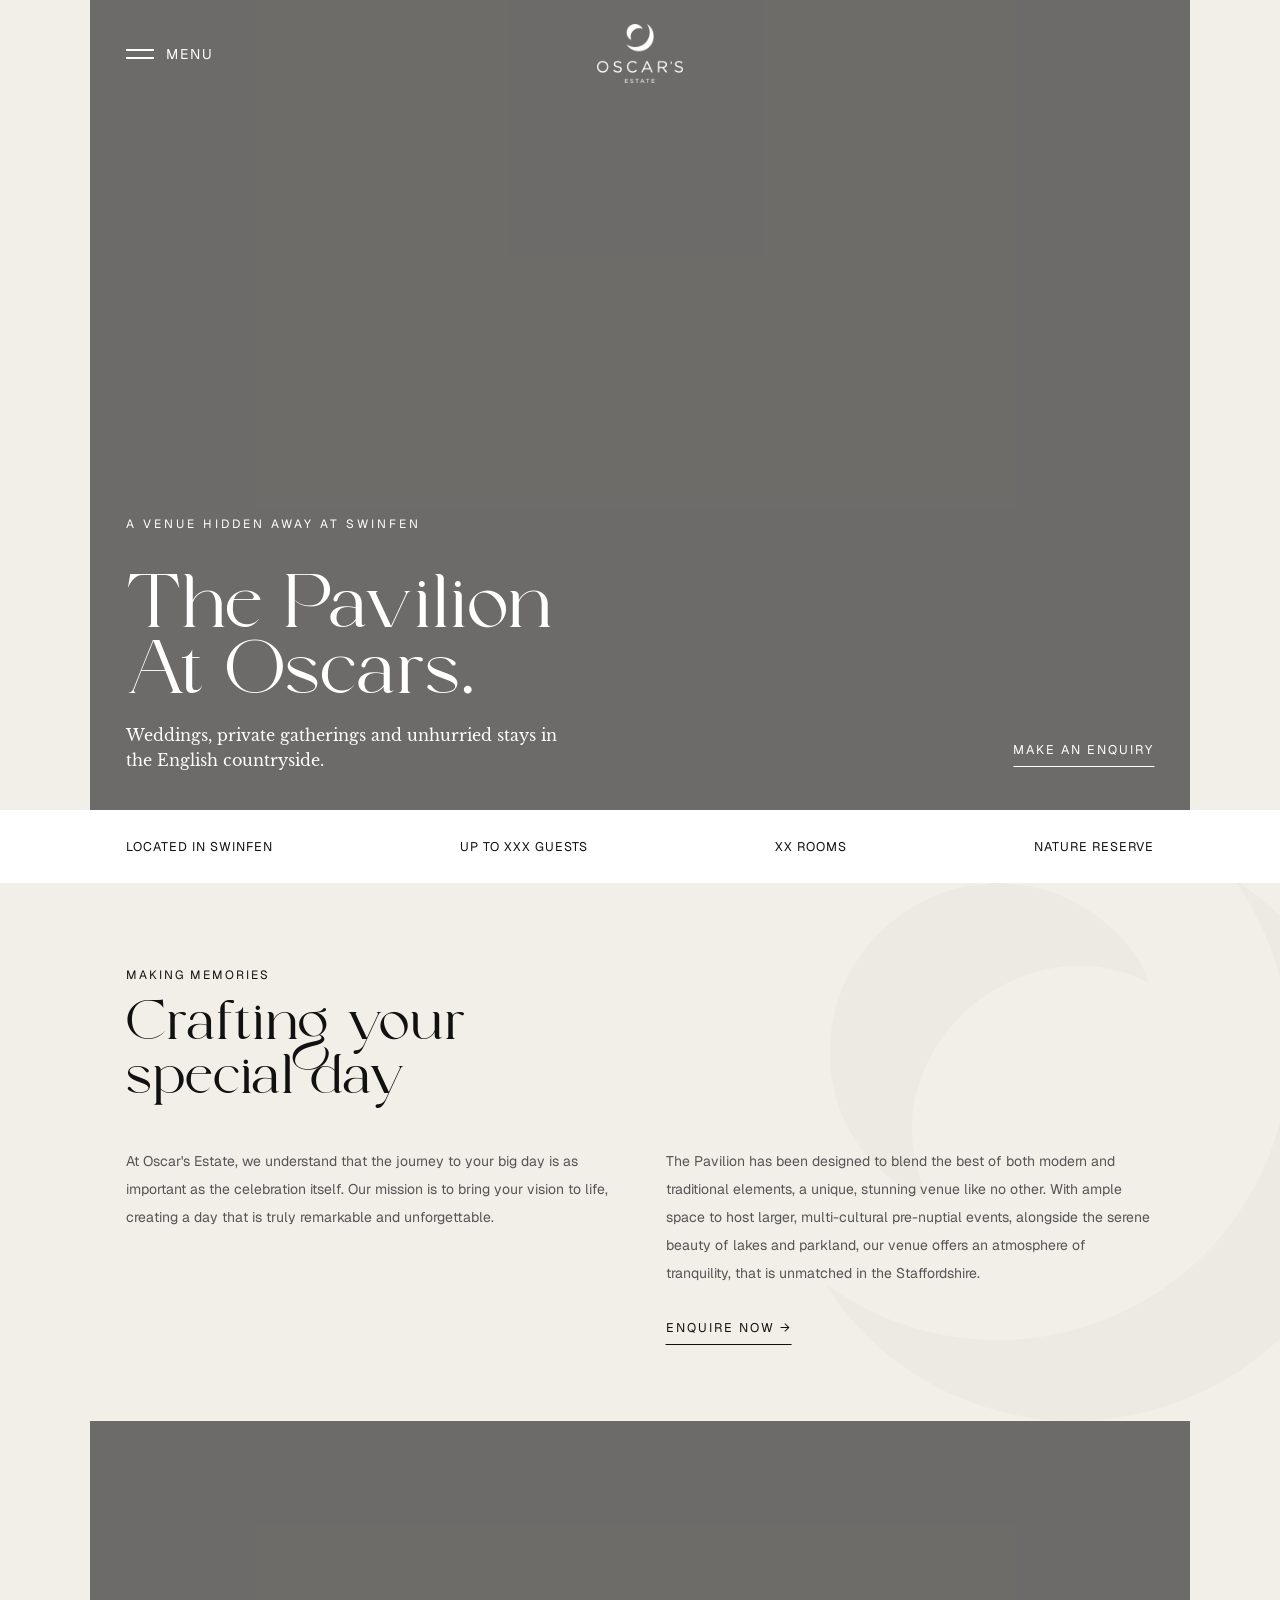
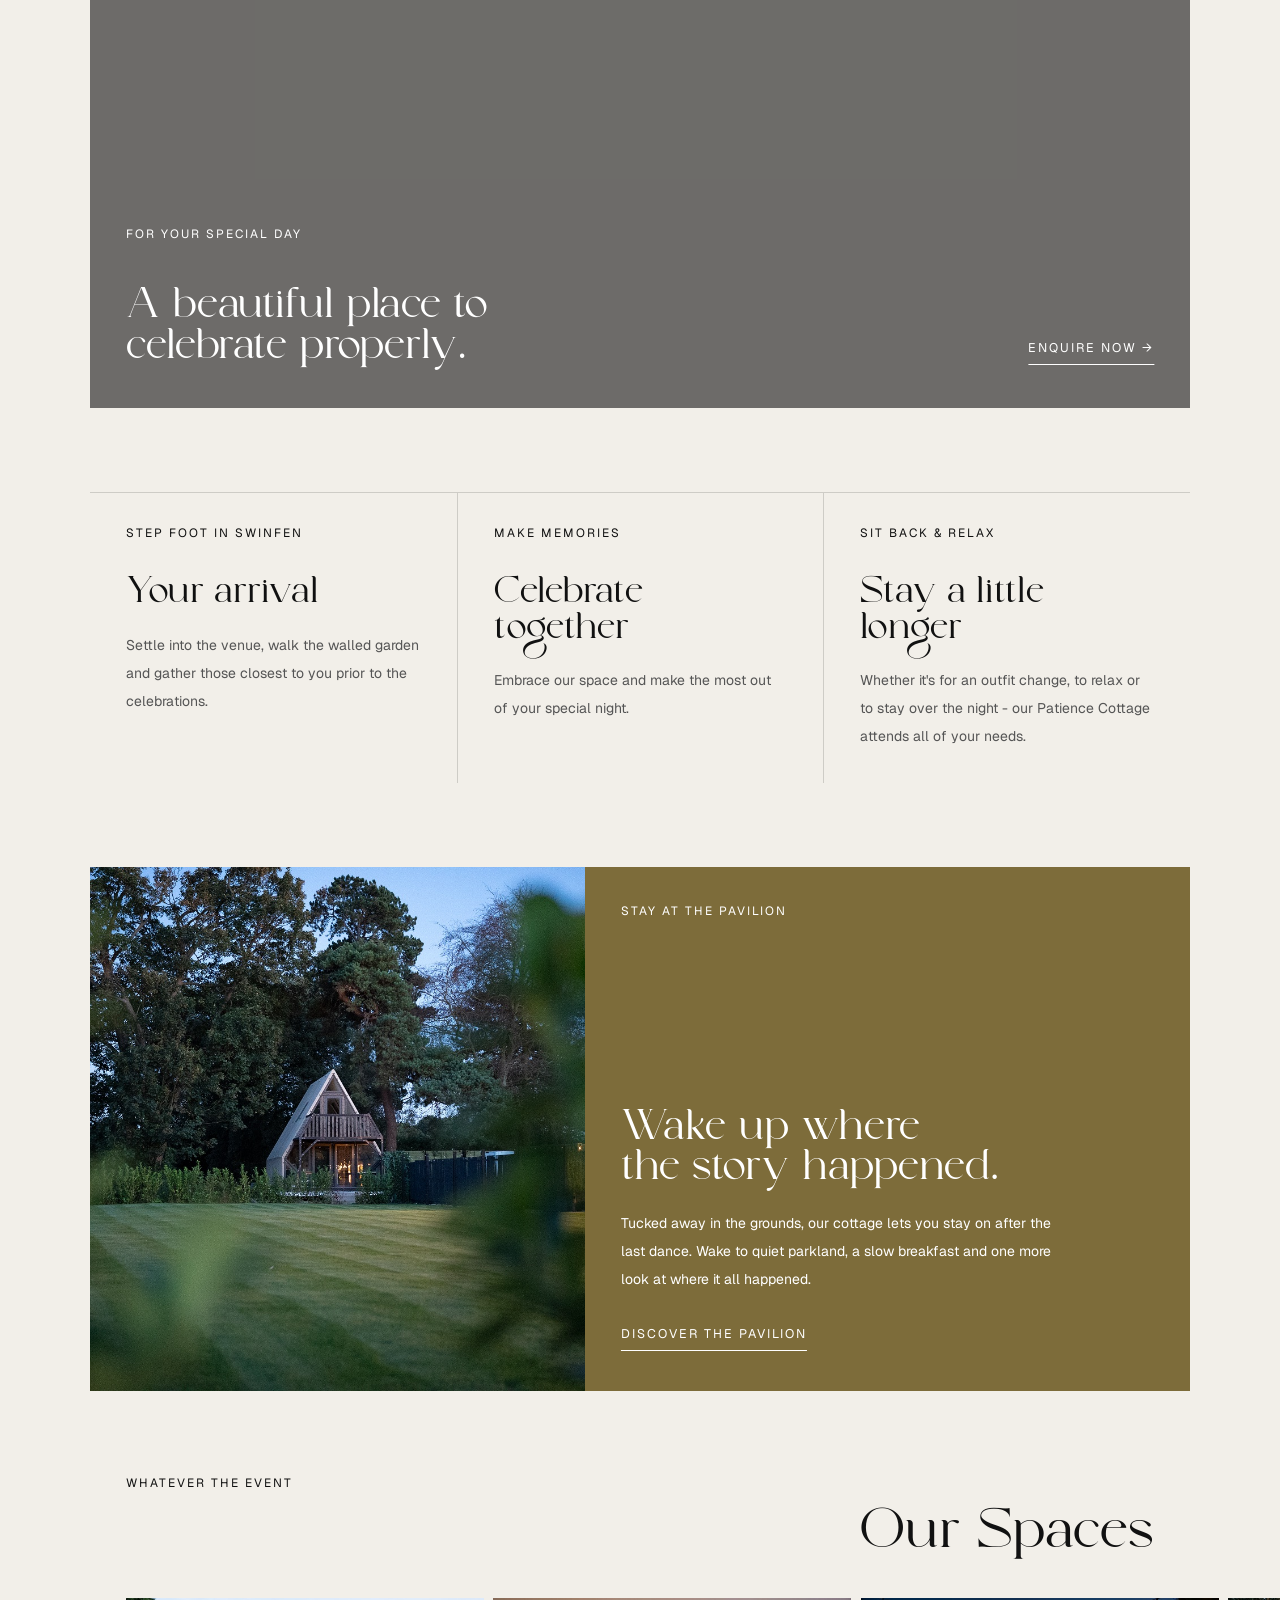
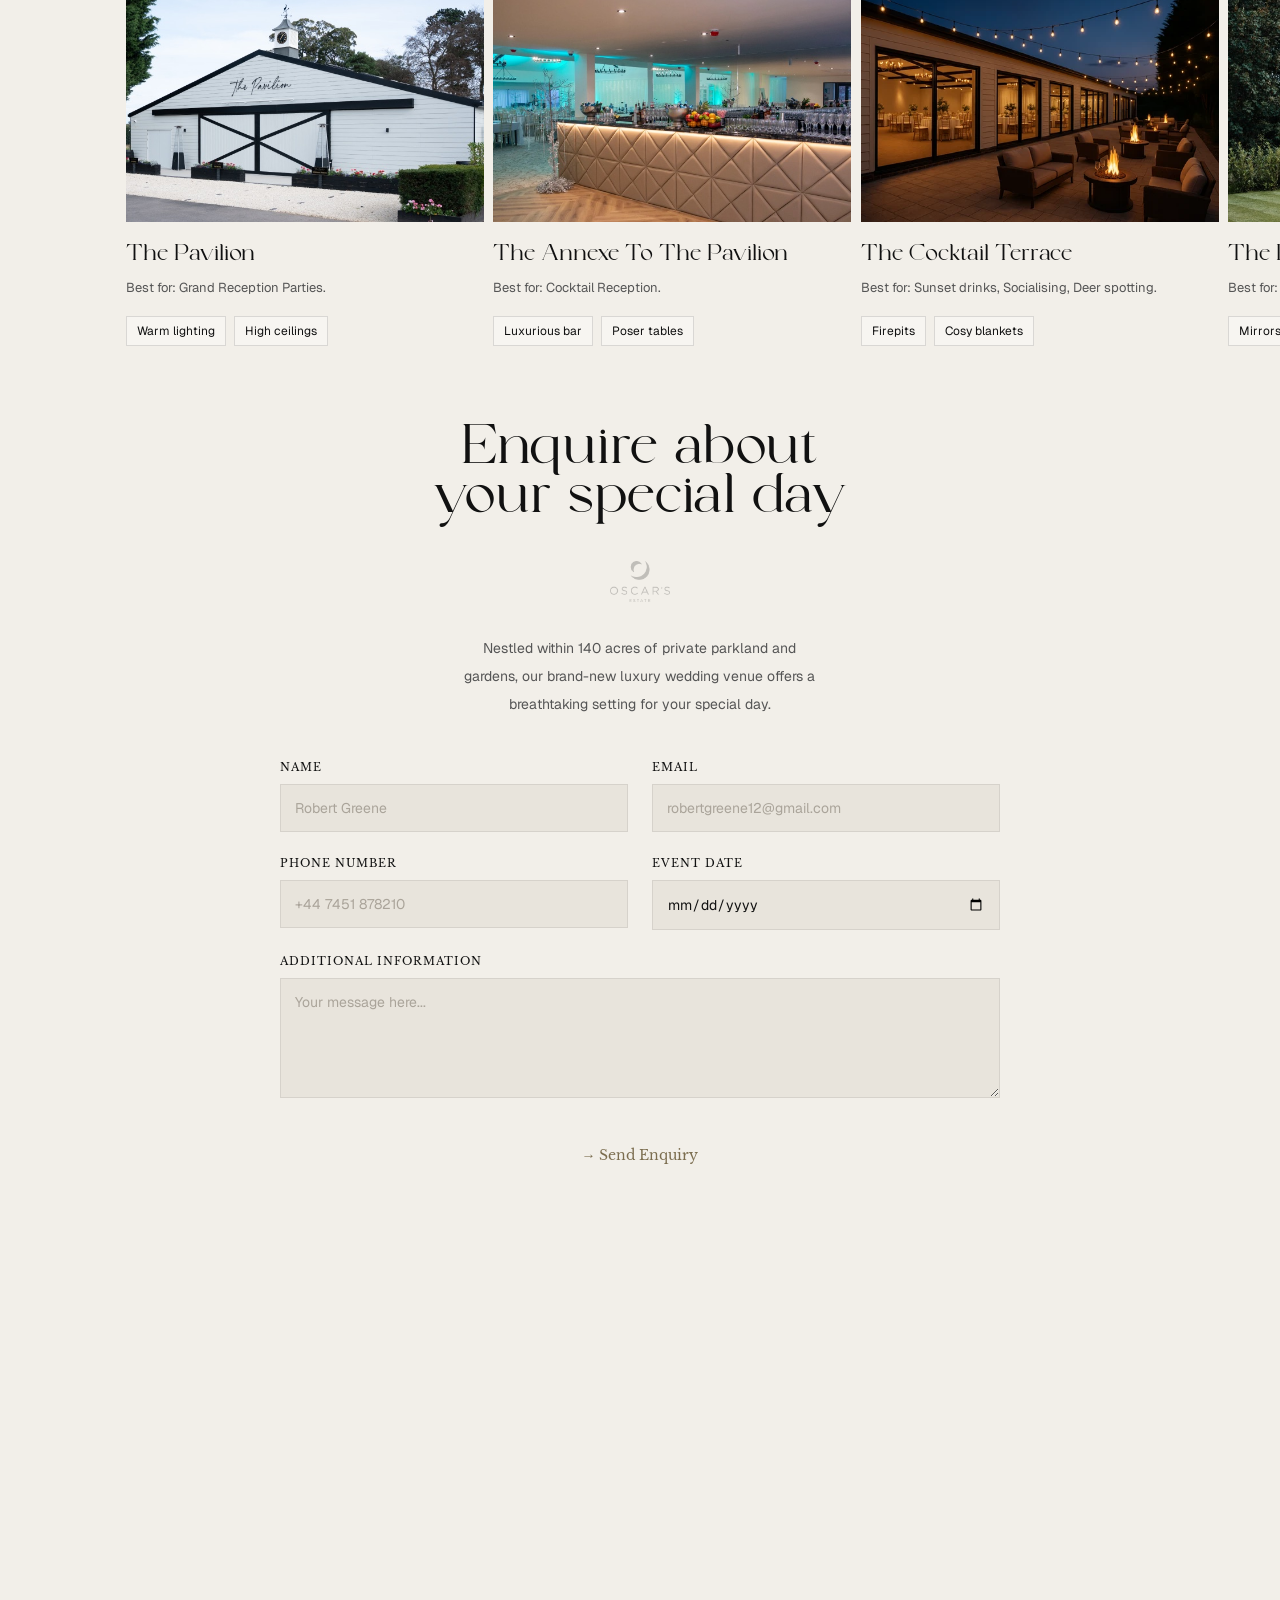
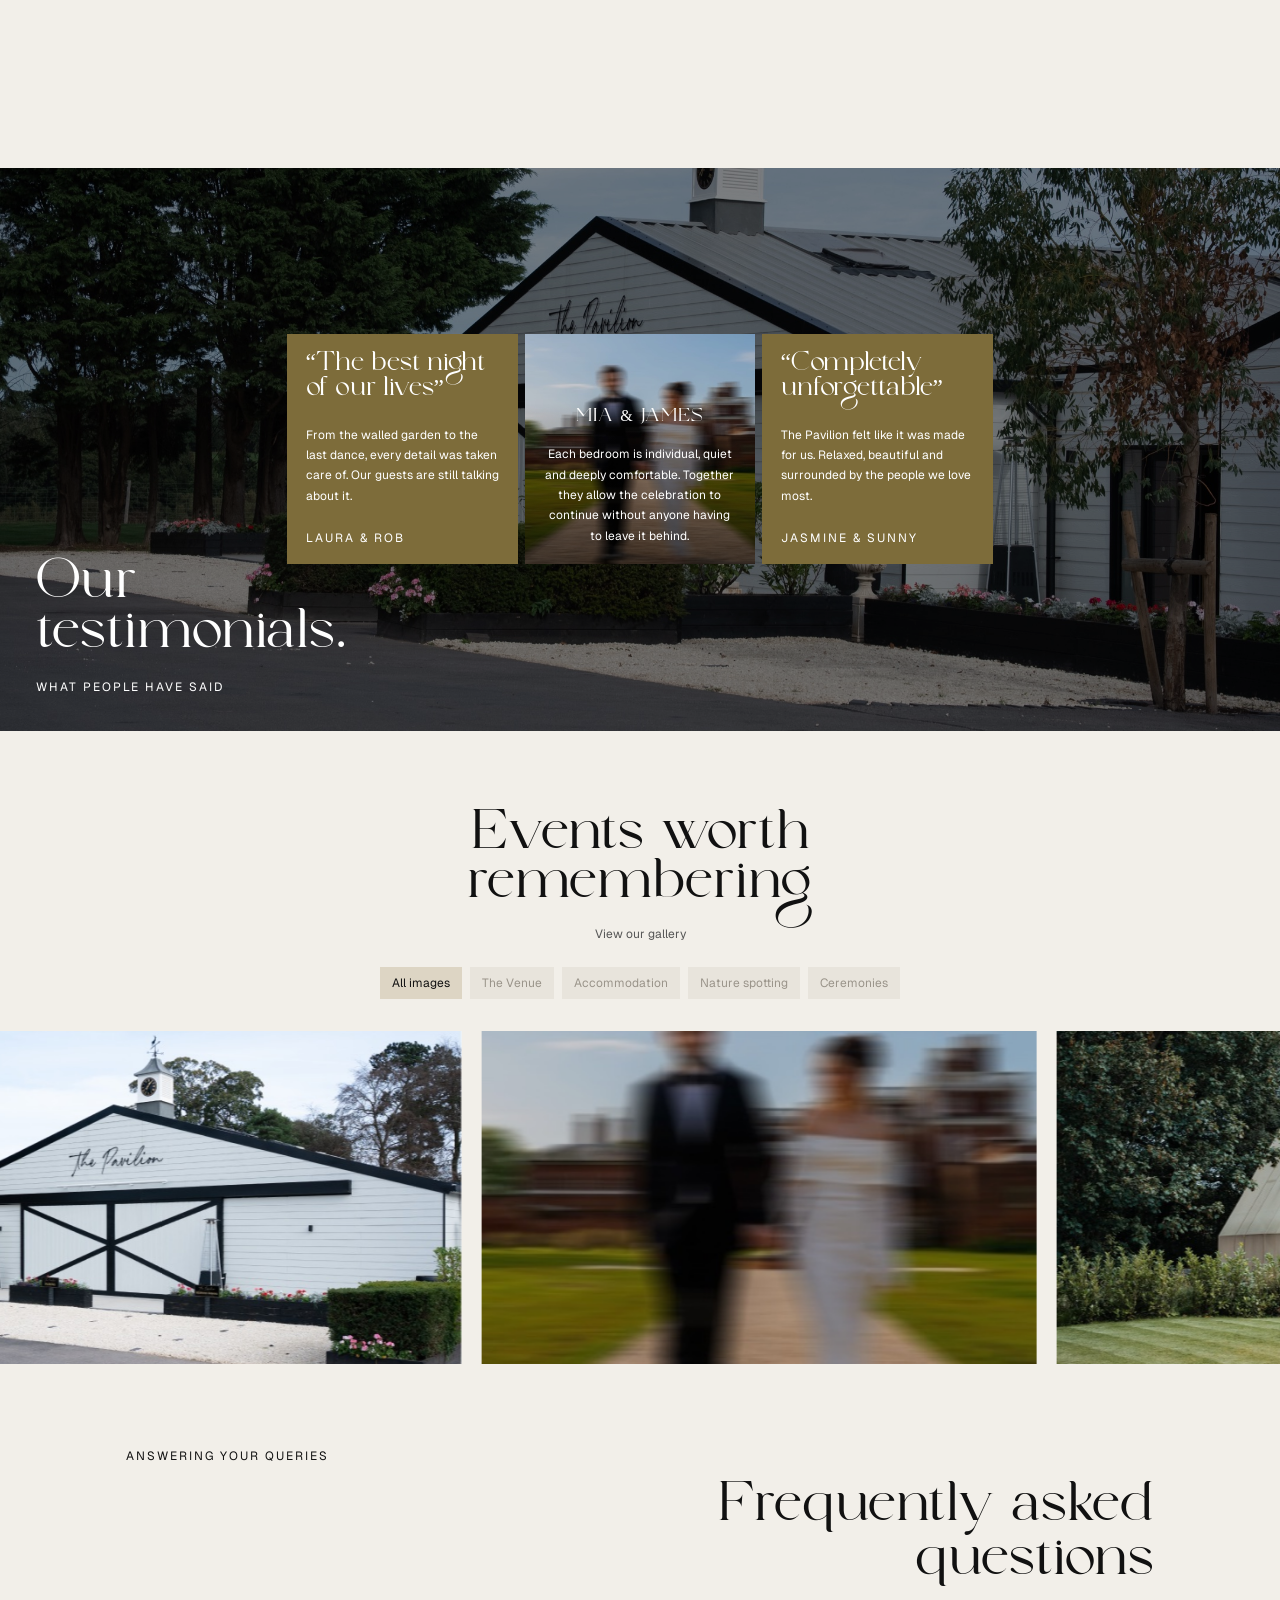
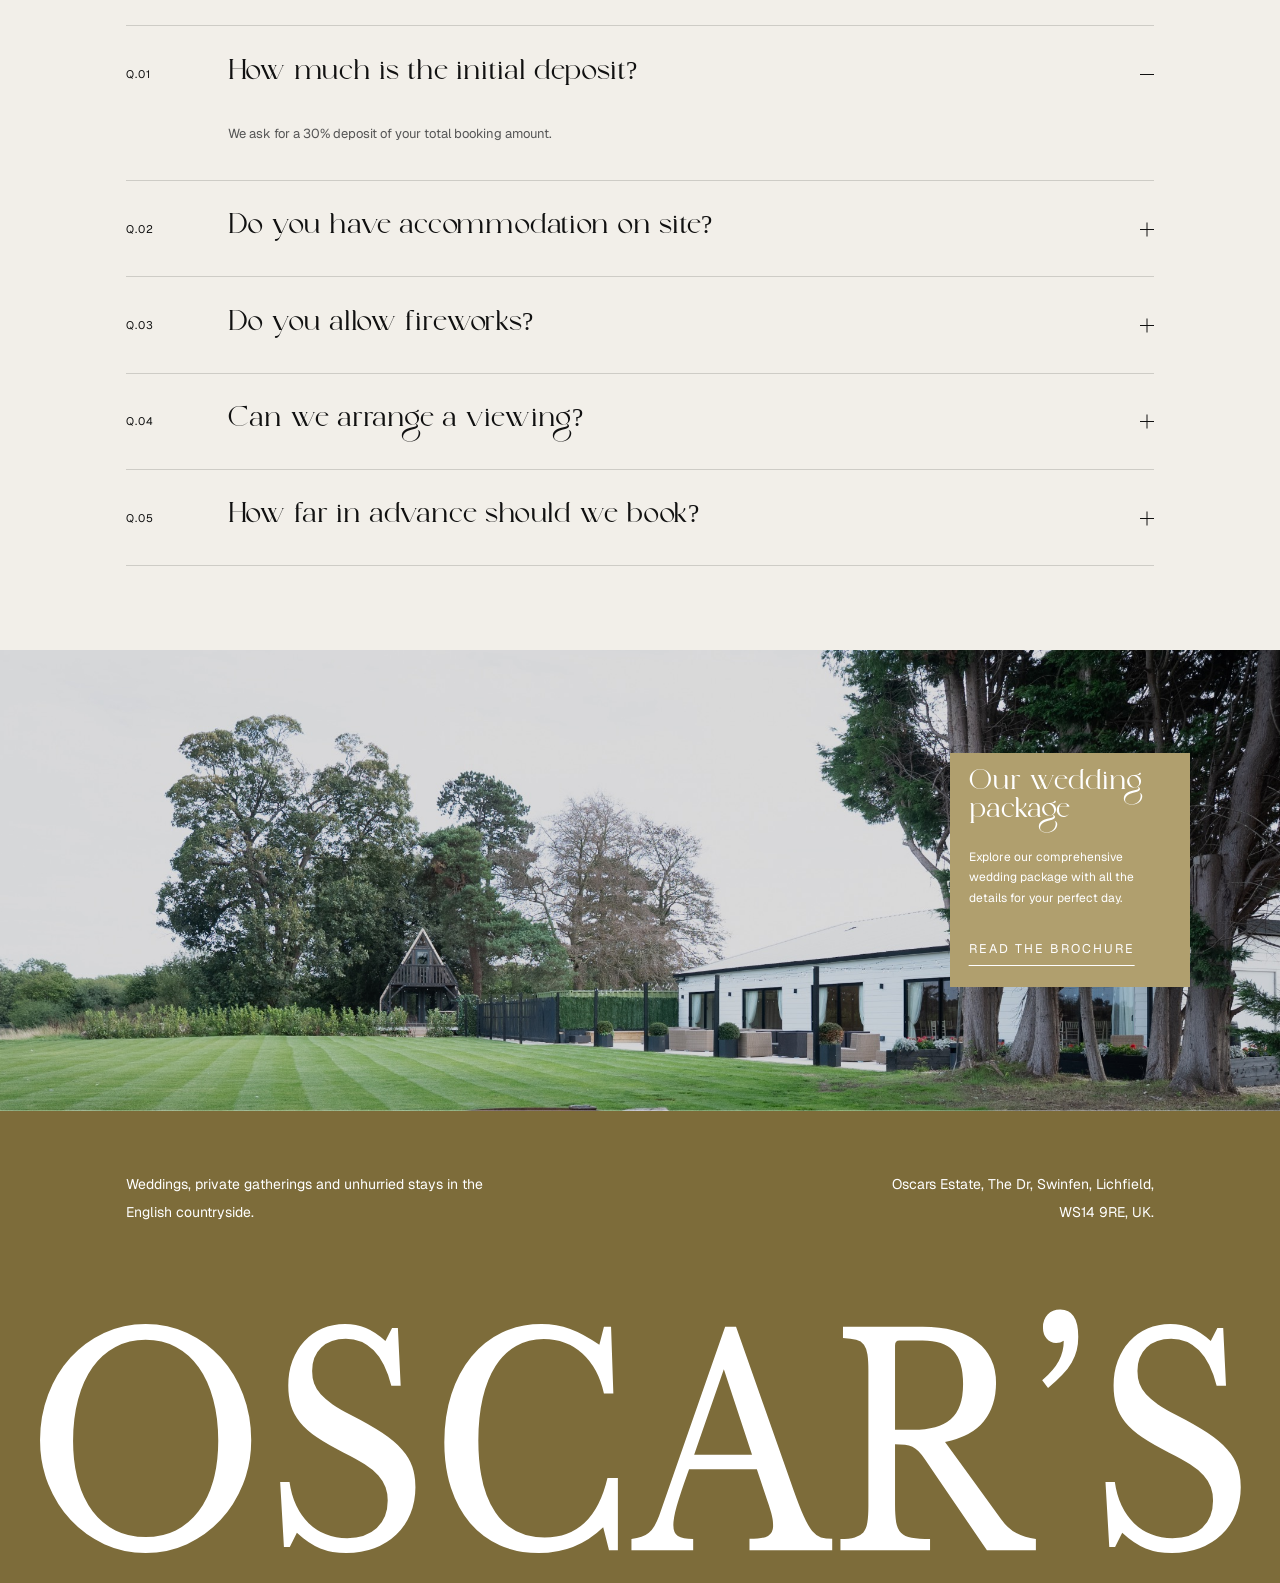
<file: index.html>
<!DOCTYPE html>
<html lang="en">

<head>
    <meta charset="UTF-8">
    <meta name="viewport" content="width=device-width, initial-scale=1.0">
    <meta name="description" content="Pavillion">
    <title>Oscars Estate</title>
    <link rel="icon" type="image/png" href="assets/images/fav.png">
    <link rel="preconnect" href="https://fonts.googleapis.com">
    <link rel="preconnect" href="https://fonts.gstatic.com" crossorigin>
    <link rel="stylesheet" href="https://fonts.googleapis.com/css2?family=Geist:wght@100..900&display=swap">
    <link rel="stylesheet" href="style.css">
    <script src="script.js" defer></script>
</head>

<body>

    <header class="header">
        <button class="menu-toggle" aria-label="Menu" aria-expanded="false" aria-controls="site-menu">
            <span class="menu-toggle__lines" aria-hidden="true">
                <span></span>
                <span></span>
            </span>
            <span class="menu-toggle__label">Menu</span>
        </button>

        <a href="index.html" class="logo">
            <img src="assets/images/logo-white.png" alt="Oscar's Estate">
        </a>
    </header>

    <div class="site-menu" id="site-menu">
        <nav class="site-menu__panel" aria-label="Main">
            <button type="button" class="site-menu__close" aria-label="Close menu"></button>

            <ul>
                <li><a href="#home" aria-current="page">Home</a></li>
                <li><a href="#about">About</a></li>
                <li><a href="#spaces">Our Spaces</a></li>
                <li><a href="gallery.html">Gallery</a></li>
                <li><a href="brochure.html">Brochure</a></li>
                <li><a href="#faq">FAQs</a></li>
                <li><a href="#enquire">Enquire</a></li>
            </ul>
        </nav>
    </div>

    <main>
        <section class="hero" id="home">
            <video class="hero__video" src="assets/images/hero-vid-web.mp4" autoplay muted loop playsinline></video>

            <div class="hero__content">
                <div class="hero__text">
                    <p class="hero__eyebrow">A venue hidden away at Swinfen</p>
                    <h1 class="hero__title">The Pavilion<br> At Oscars.</h1>
                    <p class="hero__body">Weddings, private gatherings and unhurried stays in the English countryside.
                    </p>
                </div>

                <a href="#enquire" class="button">Make an enquiry</a>
            </div>
        </section>

        <section class="stats">
            <ul class="stats__list container">
                <li>Located in Swinfen</li>
                <li>Up to XXX guests</li>
                <li>XX rooms</li>
                <li>Nature reserve</li>
                <!-- Duplicate set for the seamless mobile marquee -->
                <li class="stats__clone" aria-hidden="true">Located in Swinfen</li>
                <li class="stats__clone" aria-hidden="true">Up to XXX guests</li>
                <li class="stats__clone" aria-hidden="true">XX rooms</li>
                <li class="stats__clone" aria-hidden="true">Nature reserve</li>
            </ul>
        </section>

        <section class="intro container" id="about">
            <img class="intro__vector" src="assets/images/Vector.png" alt="" aria-hidden="true">

            <p class="eyebrow">Making memories</p>
            <h2 class="intro__title">Crafting your<br> special day</h2>

            <div class="intro__cols">
                <p>At Oscar's Estate, we understand that the journey to your big day is as important as the celebration
                    itself. Our mission is to bring your vision to life, creating a day that is truly remarkable and
                    unforgettable.</p>

                <div>
                    <p>The Pavilion has been designed to blend the best of both modern and traditional elements, a
                        unique, stunning venue like no other. With ample space to host larger, multi-cultural
                        pre-nuptial events, alongside the serene beauty of lakes and parkland, our venue offers an
                        atmosphere of tranquility, that is unmatched in the Staffordshire.</p>
                    <a href="#enquire" class="button button--inline">Enquire now &rarr;</a>
                </div>
            </div>
        </section>

        <section class="feature container">
            <video class="feature__img" src="assets/images/vid2-web.mp4" autoplay muted loop playsinline></video>

            <div class="feature__content">
                <div>
                    <p class="eyebrow">For your special day</p>
                    <h2 class="feature__title">A beautiful place to<br> celebrate properly.</h2>
                </div>

                <a href="#enquire" class="button">Enquire now &rarr;</a>
            </div>
        </section>

        <section class="journey container">
            <article class="journey__item">
                <p class="eyebrow">Step foot in Swinfen</p>
                <h3 class="journey__title">Your arrival</h3>
                <p>Settle into the venue, walk the walled garden and gather those closest to you prior to the
                    celebrations.</p>
            </article>

            <article class="journey__item">
                <p class="eyebrow">Make memories</p>
                <h3 class="journey__title">Celebrate together</h3>
                <p>Embrace our space and make the most out of your special night.</p>
            </article>

            <article class="journey__item">
                <p class="eyebrow">Sit back &amp; relax</p>
                <h3 class="journey__title">Stay a little longer</h3>
                <p>Whether it's for an outfit change, to relax or to stay over the night - our Patience Cottage
                    attends all of your needs.</p>
            </article>
        </section>

        <section class="stay container" id="stay">
            <div class="stay__media">
                <img src="assets/images/sectionimg.jpg" alt="The cottage at The Pavilion at dusk" loading="lazy">
            </div>

            <div class="stay__content">
                <p class="eyebrow">Stay at the Pavilion</p>

                <div>
                    <h2 class="stay__title">Wake up where<br> the story happened.</h2>
                    <p class="stay__body">Tucked away in the grounds, our cottage lets you stay on after the last
                        dance. Wake to quiet parkland, a slow breakfast and one more look at where it all happened.</p>
                    <a href="brochure.html" class="button button--inline">Discover the Pavilion</a>
                </div>
            </div>
        </section>

        <section class="spaces" id="spaces">
            <div class="spaces__head container">
                <p class="eyebrow">Whatever the event</p>
                <h2 class="spaces__title">Our Spaces</h2>
            </div>

            <ul class="spaces__track" aria-label="Our spaces" tabindex="0">
                <li class="space-card">
                    <div class="space-card__media">
                        <img src="assets/images/slider1.jpg" alt="The Pavilion" loading="lazy" draggable="false">
                    </div>
                    <h3 class="space-card__title">The Pavilion</h3>
                    <p class="space-card__best">Best for: Grand Reception Parties.</p>
                    <ul class="space-card__tags">
                        <li>Warm lighting</li>
                        <li>High ceilings</li>
                    </ul>
                </li>

                <li class="space-card">
                    <div class="space-card__media">
                        <img src="assets/images/slider2.jpg" alt="The Annexe bar" loading="lazy" draggable="false">
                    </div>
                    <h3 class="space-card__title">The Annexe To The Pavilion</h3>
                    <p class="space-card__best">Best for: Cocktail Reception.</p>
                    <ul class="space-card__tags">
                        <li>Luxurious bar</li>
                        <li>Poser tables</li>
                    </ul>
                </li>

                <li class="space-card">
                    <div class="space-card__media">
                        <img src="assets/images/slider5.webp" alt="The Cocktail Terrace" loading="lazy"
                            draggable="false">
                    </div>
                    <h3 class="space-card__title">The Cocktail Terrace</h3>
                    <p class="space-card__best">Best for: Sunset drinks, Socialising, Deer spotting.</p>
                    <ul class="space-card__tags">
                        <li>Firepits</li>
                        <li>Cosy blankets</li>
                    </ul>
                </li>

                <li class="space-card">
                    <div class="space-card__media">
                        <img src="assets/images/slider4.jpg" alt="The Patience Cottage" loading="lazy"
                            draggable="false">
                    </div>
                    <h3 class="space-card__title">The Patience Cottage</h3>
                    <p class="space-card__best">Best for: Outfit Changes, Relaxation, Rest.</p>
                    <ul class="space-card__tags">
                        <li>Mirrors</li>
                        <li>Steamer</li>
                        <li>Fridge</li>
                    </ul>
                </li>

                <li class="space-card">
                    <div class="space-card__media">
                        <img src="assets/images/slider6.jpg" alt="The Walled Garden" loading="lazy" draggable="false">
                    </div>
                    <h3 class="space-card__title">The Walled Garden</h3>
                    <p class="space-card__best">Best for: Drinks Reception &amp; Photography.</p>
                    <ul class="space-card__tags">
                        <li>Bandstand</li>
                        <li>Pristine landscaping</li>
                    </ul>
                </li>
            </ul>
        </section>

        <section class="enquire container" id="enquire">
            <h2 class="enquire__title">Enquire about<br> your special day</h2>
            <img class="enquire__logo" src="assets/images/logo-white.png" alt="" aria-hidden="true">
            <p class="enquire__intro">Nestled within 140 acres of private parkland and gardens, our brand-new luxury
                wedding venue offers a breathtaking setting for your special day.</p>

            <form class="enquire__form">
                <label class="field">
                    <span>Name</span>
                    <input type="text" name="name" placeholder="Robert Greene" autocomplete="name" required>
                </label>

                <label class="field">
                    <span>Email</span>
                    <input type="email" name="email" placeholder="robertgreene12@gmail.com" autocomplete="email"
                        required>
                </label>

                <label class="field">
                    <span>Phone number</span>
                    <input type="tel" name="phone" placeholder="+44 7451 878210" autocomplete="tel">
                </label>

                <label class="field">
                    <span>Event date</span>
                    <input type="date" name="date">
                </label>

                <label class="field field--full">
                    <span>Additional information</span>
                    <textarea name="message" rows="5" placeholder="Your message here..."></textarea>
                </label>

                <button type="submit" class="enquire__submit">&rarr; Send Enquiry</button>
            </form>
        </section>

        <section class="map" id="location">
            <iframe class="map__frame" title="Map showing the location of The Pavilion at Oscar's"
                src="https://maps.google.com/maps?q=The+Pavilion+at+Oscars,+Oscars+Estate,+The+Dr,+Swinfen,+Lichfield+WS14+9RE&amp;z=14&amp;output=embed"
                loading="lazy" referrerpolicy="no-referrer-when-downgrade"></iframe>
        </section>

        <section class="testimonials" id="testimonials">
            <img class="testimonials__bg" src="assets/images/testimonials-bg.jpg" alt="" aria-hidden="true"
                loading="lazy">

            <div class="testimonials__cards">
                <figure class="quote-card">
                    <blockquote>
                        <p class="quote-card__title">&ldquo;The best night of our lives&rdquo;</p>
                        <p class="quote-card__body">From the walled garden to the last dance, every detail was taken
                            care of. Our guests are still talking about it.</p>
                    </blockquote>
                    <figcaption class="quote-card__name">Laura &amp; Rob</figcaption>
                </figure>

                <figure class="quote-card quote-card--image">
                    <img src="assets/images/testimonial-couple.jpg" alt="Mia and James on their wedding day"
                        loading="lazy">
                    <figcaption>
                        <span class="quote-card__couple">Mia &amp; James</span>
                        <span class="quote-card__body">Each bedroom is individual, quiet and deeply comfortable.
                            Together they allow the celebration to continue without anyone having to leave it
                            behind.</span>
                    </figcaption>
                </figure>

                <figure class="quote-card">
                    <blockquote>
                        <p class="quote-card__title">&ldquo;Completely unforgettable&rdquo;</p>
                        <p class="quote-card__body">The Pavilion felt like it was made for us. Relaxed, beautiful and
                            surrounded by the people we love most.</p>
                    </blockquote>
                    <figcaption class="quote-card__name">Jasmine &amp; Sunny</figcaption>
                </figure>
            </div>

            <div class="testimonials__head">
                <h2 class="testimonials__title">Our<br> testimonials.</h2>
                <p class="eyebrow">What people have said</p>
            </div>
        </section>

        <section class="gallery" id="gallery">
            <div class="gallery__head">
                <h2 class="gallery__title">Events worth<br> remembering</h2>
                <p class="gallery__sub">View our gallery</p>

                <div class="gallery__filters">
                    <button type="button" data-filter="all" aria-pressed="true">All images</button>
                    <button type="button" data-filter="venue" aria-pressed="false">The Venue</button>
                    <button type="button" data-filter="accommodation" aria-pressed="false">Accommodation</button>
                    <button type="button" data-filter="nature" aria-pressed="false">Nature spotting</button>
                    <button type="button" data-filter="ceremonies" aria-pressed="false">Ceremonies</button>
                </div>
            </div>

            <div class="gallery__viewport">
                <ul class="gallery__track">
                    <li class="gallery__item" data-category="venue"><img src="assets/images/slider1.jpg"
                            alt="The Pavilion" loading="lazy" draggable="false"></li>
                    <li class="gallery__item" data-category="ceremonies"><img src="assets/images/testimonial-couple.jpg"
                            alt="A couple on their wedding day" loading="lazy" draggable="false"></li>
                    <li class="gallery__item" data-category="accommodation"><img src="assets/images/slider4.jpg"
                            alt="The Patience Cottage" loading="lazy" draggable="false"></li>
                    <li class="gallery__item" data-category="venue"><img src="assets/images/slider2.jpg"
                            alt="The Annexe bar" loading="lazy" draggable="false"></li>
                    <li class="gallery__item" data-category="nature"><img src="assets/images/slider6.jpg"
                            alt="The Walled Garden" loading="lazy" draggable="false"></li>
                    <li class="gallery__item" data-category="venue"><img src="assets/images/slider5.webp"
                            alt="The Cocktail Terrace" loading="lazy" draggable="false"></li>
                    <li class="gallery__item" data-category="accommodation"><img src="assets/images/sectionimg.jpg"
                            alt="The cottage at dusk" loading="lazy" draggable="false"></li>
                    <li class="gallery__item" data-category="venue"><img src="assets/images/testimonials-bg.jpg"
                            alt="The front of The Pavilion" loading="lazy" draggable="false"></li>
                    <li class="gallery__item" data-category="venue"><img src="assets/images/brochureimage.jpg"
                            alt="The Pavilion at Oscar's Estate" loading="lazy" draggable="false"></li>
                    <li class="gallery__item" data-category="venue"><img src="assets/images/brochureimage2.jpg"
                            alt="The Pavilion at Oscar's Estate" loading="lazy" draggable="false"></li>
                    <li class="gallery__item" data-category="nature"><img src="assets/images/brochureimage3.jpg"
                            alt="The Walled Garden" loading="lazy" draggable="false"></li>
                    <li class="gallery__item" data-category="venue"><img src="assets/images/brochureimage4.jpg"
                            alt="The Annexe at The Pavilion" loading="lazy" draggable="false"></li>
                    <li class="gallery__item" data-category="venue"><img src="assets/images/brochureimage5.jpg"
                            alt="Inside The Pavilion" loading="lazy" draggable="false"></li>
                    <li class="gallery__item" data-category="accommodation"><img src="assets/images/brochureimage6.jpg"
                            alt="Patience Cottage" loading="lazy" draggable="false"></li>
                    <li class="gallery__item" data-category="ceremonies"><img src="assets/images/brochureimage7.jpg"
                            alt="Wedding photography at Oscar's Estate" loading="lazy" draggable="false"></li>
                </ul>
            </div>
        </section>

        <section class="faq container" id="faq">
            <div class="faq__head">
                <p class="eyebrow">Answering your queries</p>
                <h2 class="faq__title">Frequently asked<br> questions</h2>
            </div>

            <div class="faq__list">
                <div class="faq__item is-open">
                    <h3 class="faq__q">
                        <button type="button" class="faq__toggle" aria-expanded="true" aria-controls="faq-1">
                            <span class="faq__num">Q.01</span>
                            <span class="faq__question">How much is the initial deposit?</span>
                            <span class="faq__icon" aria-hidden="true"></span>
                        </button>
                    </h3>
                    <div class="faq__answer" id="faq-1">
                        <div>
                            <p>We ask for a 30% deposit of your total booking amount.</p>
                        </div>
                    </div>
                </div>

                <div class="faq__item">
                    <h3 class="faq__q">
                        <button type="button" class="faq__toggle" aria-expanded="false" aria-controls="faq-2">
                            <span class="faq__num">Q.02</span>
                            <span class="faq__question">Do you have accommodation on site?</span>
                            <span class="faq__icon" aria-hidden="true"></span>
                        </button>
                    </h3>
                    <div class="faq__answer" id="faq-2">
                        <div>
                            <p>Yes, we can currently sleep up to 12 people, between the Lakeside Lodge and Patience
                                Cottage. We are always expanding Oscars Estate so there may be more accommodation for
                                your date.</p>
                        </div>
                    </div>
                </div>

                <div class="faq__item">
                    <h3 class="faq__q">
                        <button type="button" class="faq__toggle" aria-expanded="false" aria-controls="faq-3">
                            <span class="faq__num">Q.03</span>
                            <span class="faq__question">Do you allow fireworks?</span>
                            <span class="faq__icon" aria-hidden="true"></span>
                        </button>
                    </h3>
                    <div class="faq__answer" id="faq-3">
                        <div>
                            <p>Yes, we do allow fireworks, please discuss this with Jasmin.</p>
                        </div>
                    </div>
                </div>

                <div class="faq__item">
                    <h3 class="faq__q">
                        <button type="button" class="faq__toggle" aria-expanded="false" aria-controls="faq-4">
                            <span class="faq__num">Q.04</span>
                            <span class="faq__question">Can we arrange a viewing?</span>
                            <span class="faq__icon" aria-hidden="true"></span>
                        </button>
                    </h3>
                    <div class="faq__answer" id="faq-4">
                        <div>
                            <p>Of course. Send us a message through our <a href="#enquire">enquiry form</a> and we'll
                                find a time to show you around.</p>
                        </div>
                    </div>
                </div>

                <div class="faq__item">
                    <h3 class="faq__q">
                        <button type="button" class="faq__toggle" aria-expanded="false" aria-controls="faq-5">
                            <span class="faq__num">Q.05</span>
                            <span class="faq__question">How far in advance should we book?</span>
                            <span class="faq__icon" aria-hidden="true"></span>
                        </button>
                    </h3>
                    <div class="faq__answer" id="faq-5">
                        <div>
                            <p>Popular dates go quickly, so we recommend enquiring as early as possible to check
                                availability.</p>
                        </div>
                    </div>
                </div>
            </div>
        </section>

        <section class="brochure" id="brochure">
            <img class="brochure__img" src="assets/images/brochure.jpg" alt="The Pavilion and lawns at Oscar's Estate"
                loading="lazy">

            <div class="brochure__card">
                <h2 class="brochure__title">Our wedding<br> package</h2>
                <p class="brochure__body">Explore our comprehensive wedding package with all the details for your
                    perfect day.</p>
                <a href="brochure.html" class="button button--inline brochure__link">Read the brochure</a>
            </div>
        </section>
    </main>

    <footer class="footer">
        <div class="footer__info">
            <p>Weddings, private gatherings and unhurried stays in the English countryside.</p>
            <address>Oscars Estate, The Dr, Swinfen, Lichfield,<br> WS14 9RE, UK.</address>
        </div>

        <svg class="footer__wordmark" viewBox="0 0 1000 210" role="img" aria-label="Oscar's">
            <text x="0" y="206" textLength="1000" lengthAdjust="spacingAndGlyphs">OSCAR&rsquo;S</text>
        </svg>
    </footer>

</body>

</html>
</file>
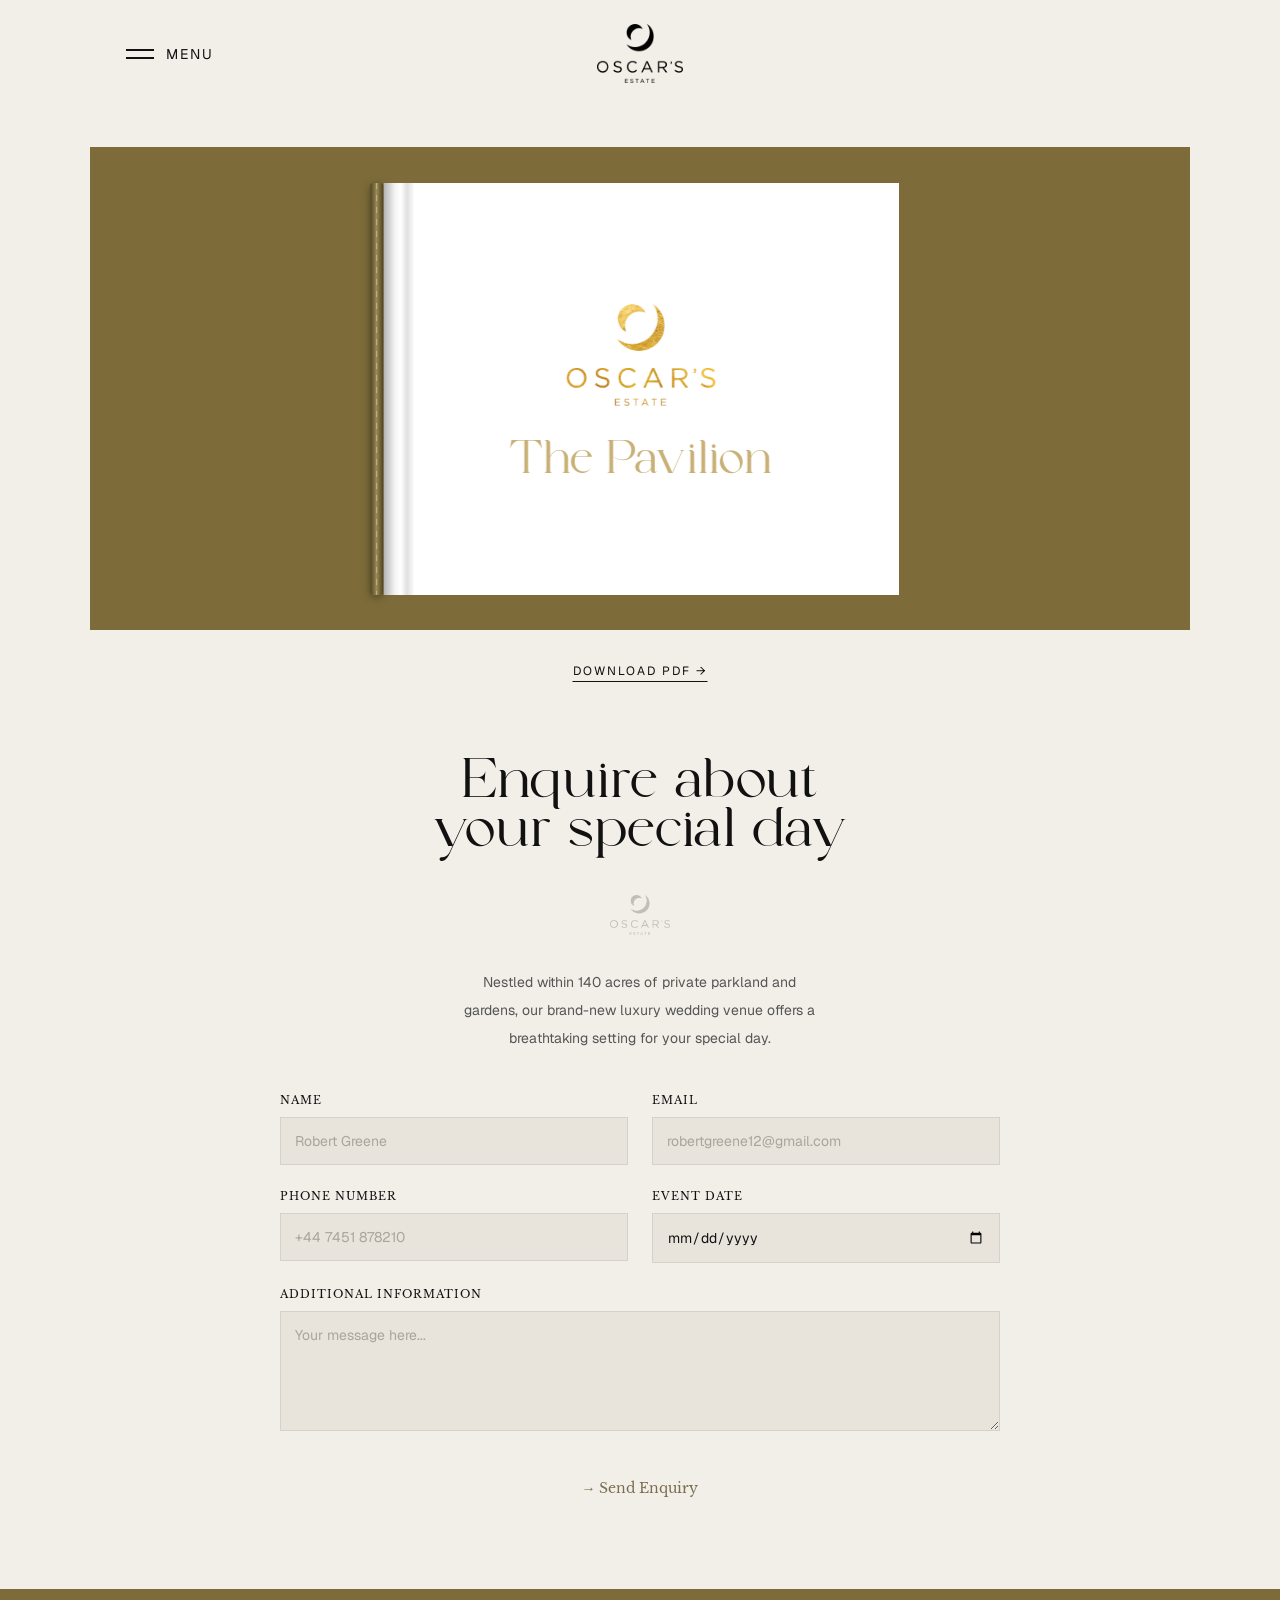
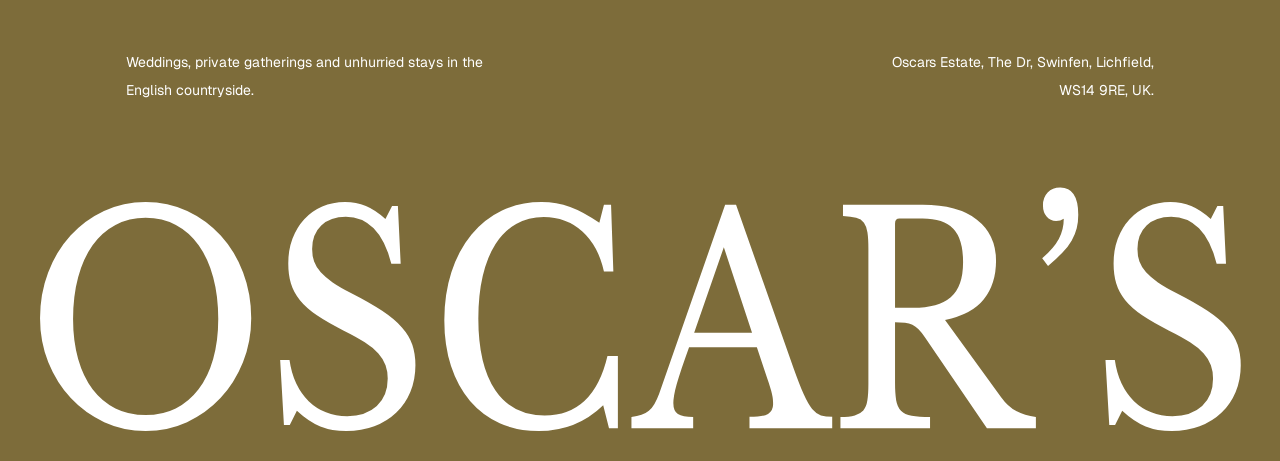
<file: brochure.html>
<!DOCTYPE html>
<html lang="en">

<head>
    <meta charset="UTF-8">
    <meta name="viewport" content="width=device-width, initial-scale=1.0">
    <meta name="description" content="Brochure - The Pavilion at Oscar's Estate">
    <title>Brochure | Oscars Estate</title>
    <link rel="icon" type="image/png" href="assets/images/fav.png">
    <link rel="preconnect" href="https://fonts.googleapis.com">
    <link rel="preconnect" href="https://fonts.gstatic.com" crossorigin>
    <link rel="stylesheet" href="https://fonts.googleapis.com/css2?family=Geist:wght@100..900&display=swap">
    <link rel="stylesheet" href="style.css">
    <script src="assets/js/page-flip.browser.js" defer></script>
    <script src="script.js" defer></script>
</head>

<body>

    <header class="header header--dark">
        <button class="menu-toggle" aria-label="Menu" aria-expanded="false" aria-controls="site-menu">
            <span class="menu-toggle__lines" aria-hidden="true">
                <span></span>
                <span></span>
            </span>
            <span class="menu-toggle__label">Menu</span>
        </button>

        <a href="index.html" class="logo">
            <img src="assets/images/logo-white.png" alt="Oscar's Estate">
        </a>
    </header>

    <div class="site-menu" id="site-menu">
        <nav class="site-menu__panel" aria-label="Main">
            <button type="button" class="site-menu__close" aria-label="Close menu"></button>

            <ul>
                <li><a href="index.html">Home</a></li>
                <li><a href="index.html#about">About</a></li>
                <li><a href="index.html#spaces">Our Spaces</a></li>
                <li><a href="gallery.html">Gallery</a></li>
                <li><a href="brochure.html" aria-current="page">Brochure</a></li>
                <li><a href="index.html#faq">FAQs</a></li>
                <li><a href="#enquire">Enquire</a></li>
            </ul>
        </nav>
    </div>

    <main>
        <section class="flipbook" id="flipbook">
            <h1 class="visually-hidden">Wedding brochure</h1>

            <div class="flipbook__frame">
                <div class="flipbook__stage">
                    <div class="flipbook__book" tabindex="0" role="region"
                        aria-label="Brochure. Drag a page corner, swipe or use the arrow keys to turn the page.">
                        <article class="flipbook__page flipbook__cover flipbook__cover--front" data-density="hard">
                            <div class="flipbook__cover-inner">
                                <img src="assets/images/brochure-logo.png" alt="Oscar's Estate" draggable="false">
                                <h2>The Pavilion</h2>
                            </div>
                        </article>

                        <article class="flipbook__page">
                            <div class="flipbook__content flipbook__contents">
                                <h2>Contents</h2>
                                <ol>
                                    <li><span>A huge congratulations on your engagement</span><span>5</span></li>
                                    <li><span>Experience our stunning new venue</span><span>6</span></li>
                                    <li><span>The Walled Garden</span><span>9</span></li>
                                    <li><span>The Annexe at The Pavilion</span><span>10</span></li>
                                    <li><span>The Pavilion</span><span>13</span></li>
                                    <li><span>The Cocktail Terrace</span><span>14</span></li>
                                    <li><span>Patience Cottage</span><span>17</span></li>
                                    <li><span>What does exclusive hire look like?</span><span>18</span></li>
                                    <li><span>Venue hire pricing</span><span>19</span></li>
                                    <li><span>Optional additional photography package</span><span>21</span></li>
                                    <li><span>Contact Us</span><span>22</span></li>
                                </ol>
                            </div>
                        </article>

                        <article class="flipbook__page flipbook__page--image">
                            <img src="assets/images/testimonial-couple.jpg" alt="A couple on their wedding day"
                                draggable="false">
                        </article>

                        <article class="flipbook__page flipbook__page--image">
                            <img src="assets/images/brochureimage.jpg" alt="The Pavilion at Oscar's Estate"
                                draggable="false">
                        </article>

                        <article class="flipbook__page">
                            <div class="flipbook__content flipbook__text">
                                <h2>A huge congratulations<br> on your engagement</h2>
                                <p>At Oscar&rsquo;s Estate, we understand that the journey to your big day is as
                                    important as the celebration itself. Our mission is to bring your vision to life,
                                    creating a day that is truly remarkable and unforgettable. Nestled within 140 acres
                                    of private parkland and gardens, our luxury wedding venue offers a breathtaking
                                    setting for your special day.</p>
                                <p>Designed to blend the best of both modern and traditional elements, The Pavilion is
                                    a unique, stunning venue like no other. With ample space to host larger,
                                    multi-cultural pre-nuptial events, alongside the serene beauty of lakes and
                                    parkland, our venue offers an atmosphere of tranquillity and grandeur that is
                                    unmatched in the Staffordshire district.</p>
                            </div>
                        </article>

                        <article class="flipbook__page">
                            <div class="flipbook__content flipbook__text">
                                <h2>Experience our<br> stunning new venue</h2>
                                <p>The Pavilion at Oscars feels like one of those rare finds you almost don&rsquo;t
                                    want to share. A brand-new addition to the UK wedding scene, it offers the charm of
                                    a rural retreat located in the heart of Lichfield, Staffordshire, with all the
                                    polish and comfort of a luxury destination. For couples hoping to find somewhere
                                    different - The Pavilion might just be the answer. It&rsquo;s a fresh canvas
                                    waiting for the first of many love stories.</p>
                                <p>For more information or to book a personal tour, feel free to reach out:<br>
                                    Call or WhatsApp: <a href="tel:+441543542562">01543 542562</a><br>
                                    Email: <a href="mailto:info@oscarsestate.com">info@oscarsestate.com</a></p>
                                <p>We would be thrilled to welcome you and invite you to be one of the first couples
                                    to experience our stunning new venue. Bookings open from January 2026!</p>
                            </div>
                        </article>

                        <article class="flipbook__page flipbook__page--image">
                            <img src="assets/images/brochureimage2.jpg" alt="The Pavilion at Oscar's Estate"
                                draggable="false">
                        </article>

                        <article class="flipbook__page flipbook__page--image">
                            <img src="assets/images/brochureimage3.jpg" alt="The Walled Garden" draggable="false">
                        </article>

                        <article class="flipbook__page">
                            <div class="flipbook__content flipbook__text">
                                <h2>The Walled Garden</h2>
                                <p>If the sun is shining on your special day, guests will be directed into the Walled
                                    Gardens upon arrival, just a stone&rsquo;s throw from The Pavilion. The gardens
                                    offer a serene and picturesque setting, perfect for your guests to relax while you
                                    capture beautiful memories with your photographer. For an extra touch, your
                                    suppliers can host your drinks reception and canap&eacute;s in the Walled Gardens,
                                    adding an elegant outdoor element to your celebration.</p>
                            </div>
                        </article>

                        <article class="flipbook__page">
                            <div class="flipbook__content flipbook__text">
                                <h2>The Annexe<br> at The Pavilion</h2>
                                <p>If the weather isn&rsquo;t kind on your big day, fear not. Once arriving at the
                                    venue your guests can spill into the Annexe to enjoy a delicious canap&eacute; or
                                    beverage at the bar. The Annexe was designed to be a free-flowing room and is the
                                    ideal space to host a photobooth or guest book.</p>
                                <p>Once you are ready for your guests to be seated the curtains can be drawn to make a
                                    grand reveal to the main event. The Annexe also serves as an ideal setting for more
                                    intimate civil or religious ceremonies.</p>
                            </div>
                        </article>

                        <article class="flipbook__page flipbook__page--image">
                            <img src="assets/images/brochureimage4.jpg" alt="The Annexe at The Pavilion"
                                draggable="false">
                        </article>

                        <article class="flipbook__page flipbook__page--image">
                            <img src="assets/images/brochureimage5.jpg" alt="Inside The Pavilion" draggable="false">
                        </article>

                        <article class="flipbook__page">
                            <div class="flipbook__content flipbook__text">
                                <h2>The Pavilion</h2>
                                <p>Time for the main event! Our Pavilion comfortably hosts over 300 guests, and if
                                    you&rsquo;re expecting even more, we&rsquo;ve got you covered. What makes us unique
                                    is the seamless connection to the Annexe, allowing guests to spread out naturally
                                    across both spaces without losing the sense of togetherness.</p>
                                <p>Our stylish bar and Annexe flow effortlessly from The Pavilion, ensuring guests stay
                                    close to the action &mdash; no wandering off or missing out on the fun! The
                                    beautifully designed bifold doors let you bring the outdoors in, opening up
                                    stunning views of the Deer Park and the serene lake beyond &mdash; a
                                    picture-perfect backdrop for your photographs.</p>
                                <p>And for that extra special touch, every room is delicately fragranced with the
                                    exquisite Nero Bianco range. Curious about our collaboration? Just ask &mdash;
                                    we&rsquo;d love to show you how we can tailor it to your day for an unforgettable,
                                    personalised experience.</p>
                            </div>
                        </article>

                        <article class="flipbook__page">
                            <div class="flipbook__content flipbook__text">
                                <h2>The Cocktail Terrace</h2>
                                <p>A stunning outdoor setting, perfect for dancing, sipping, and mingling under the open
                                    sky. As the sun sets, sparkling festoon lights illuminate the terrace, creating a
                                    magical atmosphere &mdash; ideal for a balmy summer evening. Feeling a bit nippy? No
                                    problem! We&rsquo;ll switch on the outdoor heaters and bring out baskets of
                                    Oscar&rsquo;s cosy blankets to keep everyone warm and comfortable.</p>
                            </div>
                        </article>

                        <article class="flipbook__page flipbook__page--image">
                            <img src="assets/images/slider5.webp" alt="The Cocktail Terrace" draggable="false">
                        </article>

                        <article class="flipbook__page flipbook__page--image">
                            <img src="assets/images/brochureimage6.jpg" alt="Patience Cottage" draggable="false">
                        </article>

                        <article class="flipbook__page">
                            <div class="flipbook__content flipbook__text">
                                <h2>Patience Cottage</h2>
                                <p>But it doesn&rsquo;t stop there &mdash; you&rsquo;ll also have exclusive access to
                                    our Patience Cottage, nestled within the serene walled gardens. This charming space
                                    is the perfect retreat for brides, grooms, and guests alike. Whether you use it for
                                    getting ready before the ceremony, a quiet spot for elderly guests to relax, or even
                                    as overnight accommodation, the choice is yours. The cottage is yours to enjoy from
                                    2pm on your wedding day until 10am the following morning, giving you the flexibility
                                    and comfort you deserve.</p>
                            </div>
                        </article>

                        <article class="flipbook__page">
                            <div class="flipbook__content flipbook__text">
                                <h2 class="flipbook__lead">The Pavilion is available on an exclusive use basis, and
                                    hire includes:</h2>
                                <ul class="flipbook__list">
                                    <li>Exclusive use of the Walled Gardens, The Pavilion, Cocktail Terrace and Patience
                                        Cottage for 10 hours.</li>
                                    <li>The Pavilion is fully insulated, with beams and chandeliers. A/C and Heating in
                                        every room.</li>
                                    <li>Unlimited Corkage</li>
                                    <li>A Wedding co-ordinator to assist/ liaise with your chosen suppliers and be
                                        present on the day of your wedding to ensure it runs smoothly.</li>
                                    <li>Licenced security staff to ensure safety and security for all your guests.</li>
                                    <li>Exclusive use of our Patience cottage. From 2pm on the day of your event until
                                        10am the following day.</li>
                                    <li>Parking attendants for when your guests arrive, for a seamless arrival.</li>
                                    <li>Commercial kitchen for your caterers to use throughout your event. Our kitchen
                                        will have many industrial steel tables and access to hot and cold water.</li>
                                    <li>Limewash chivari chairs, elegant and classy without the hassle of hiring chair
                                        covers.</li>
                                    <li>5 and 6ft Round tables and trestle tables to suit your bespoke floor/table
                                        plans.</li>
                                    <li>Square or round cake table and use of our silver Oscars estate cake knife.</li>
                                    <li>Easel for your welcome signs/table plans.</li>
                                    <li>Skip hire to remove all waste conveniently at the end of your event &ndash; the
                                        suppliers will thank you for it!</li>
                                </ul>
                            </div>
                        </article>

                        <article class="flipbook__page">
                            <div class="flipbook__content flipbook__text">
                                <p>The venue hire fee varies based on the day and month of your special event.</p>
                                <dl class="flipbook__prices">
                                    <div>
                                        <dt>Peak season 2026*</dt>
                                        <dd>From &pound;12,000</dd>
                                    </div>
                                    <div>
                                        <dt>Low season 2026**</dt>
                                        <dd>From &pound;9,000</dd>
                                    </div>
                                    <div>
                                        <dt>Peak season 2027*</dt>
                                        <dd>From &pound;13,000</dd>
                                    </div>
                                    <div>
                                        <dt>Low season 2027**</dt>
                                        <dd>From &pound;9,500</dd>
                                    </div>
                                </dl>
                                <p>External caterer fee &pound;1200 (This item will be removed if a caterer is used
                                    from our recommended list).</p>
                                <p class="flipbook__note">*Fri, Sat, Sun June-September inc UK Bank Holidays.<br>
                                    **Monday-Thursday October-May.</p>
                            </div>
                        </article>

                        <article class="flipbook__page flipbook__page--image">
                            <img src="assets/images/brochureimage7.jpg" alt="Wedding photography at Oscar's Estate"
                                draggable="false">
                        </article>

                        <article class="flipbook__page">
                            <div class="flipbook__content flipbook__text">
                                <h2>Optional additional<br> photography package</h2>
                                <p class="flipbook__highlight">1 hour use of the Italian Terrace for your professional
                                    photographs on the day (happy couple only) - &pound;595.</p>
                                <p>At The Pavilion, we&rsquo;ve carefully handpicked a selection of trusted and
                                    respected suppliers to help you design your bespoke wedding day. With some of the
                                    best names in the industry on hand, we&rsquo;re here to guide you to the perfect
                                    professionals for every aspect of your celebration.</p>
                                <p>Simply get in touch, and we&rsquo;ll be happy to send you our suppliers list.</p>
                                <p>If you&rsquo;re eager to start planning the best day of your life, we&rsquo;d love
                                    to hear from you!</p>
                            </div>
                        </article>

                        <article class="flipbook__page flipbook__cover flipbook__cover--back" data-density="hard">
                            <div class="flipbook__back">
                                <img src="assets/images/brochureimage8.jpg" alt="Oscar's Estate" draggable="false">

                                <div class="flipbook__back-text">
                                    <p>We are located in the heart of Lichfield, Staffordshire.<br>
                                        2.4 miles from the M6 Toll. 9 miles from the M42.</p>
                                    <h2>Contact Us</h2>
                                    <p>For more information or to book a personal tour, feel free to reach out:</p>
                                    <p class="flipbook__contact">
                                        Call or WhatsApp: <a href="tel:+441543542562">01543 542562</a><br>
                                        Email: <a href="mailto:info@oscarsestate.com">info@oscarsestate.com</a></p>
                                </div>
                            </div>
                        </article>
                    </div>

                    <div class="flipbook__spine" aria-hidden="true"></div>
                </div>
            </div>

            <a href="assets/the-pavilion-brochure.pdf" class="flipbook__download"
                download="The Pavilion at Oscar's - Brochure.pdf">Download PDF &rarr;</a>
        </section>

        <section class="enquire container" id="enquire">
            <h2 class="enquire__title">Enquire about<br> your special day</h2>
            <img class="enquire__logo" src="assets/images/logo-white.png" alt="" aria-hidden="true">
            <p class="enquire__intro">Nestled within 140 acres of private parkland and gardens, our brand-new luxury
                wedding venue offers a breathtaking setting for your special day.</p>

            <form class="enquire__form">
                <label class="field">
                    <span>Name</span>
                    <input type="text" name="name" placeholder="Robert Greene" autocomplete="name" required>
                </label>

                <label class="field">
                    <span>Email</span>
                    <input type="email" name="email" placeholder="robertgreene12@gmail.com" autocomplete="email"
                        required>
                </label>

                <label class="field">
                    <span>Phone number</span>
                    <input type="tel" name="phone" placeholder="+44 7451 878210" autocomplete="tel">
                </label>

                <label class="field">
                    <span>Event date</span>
                    <input type="date" name="date">
                </label>

                <label class="field field--full">
                    <span>Additional information</span>
                    <textarea name="message" rows="5" placeholder="Your message here..."></textarea>
                </label>

                <button type="submit" class="enquire__submit">&rarr; Send Enquiry</button>
            </form>
        </section>
    </main>

    <footer class="footer">
        <div class="footer__info">
            <p>Weddings, private gatherings and unhurried stays in the English countryside.</p>
            <address>Oscars Estate, The Dr, Swinfen, Lichfield,<br> WS14 9RE, UK.</address>
        </div>

        <svg class="footer__wordmark" viewBox="0 0 1000 210" role="img" aria-label="Oscar's">
            <text x="0" y="206" textLength="1000" lengthAdjust="spacingAndGlyphs">OSCAR&rsquo;S</text>
        </svg>
    </footer>

</body>

</html>
</file>
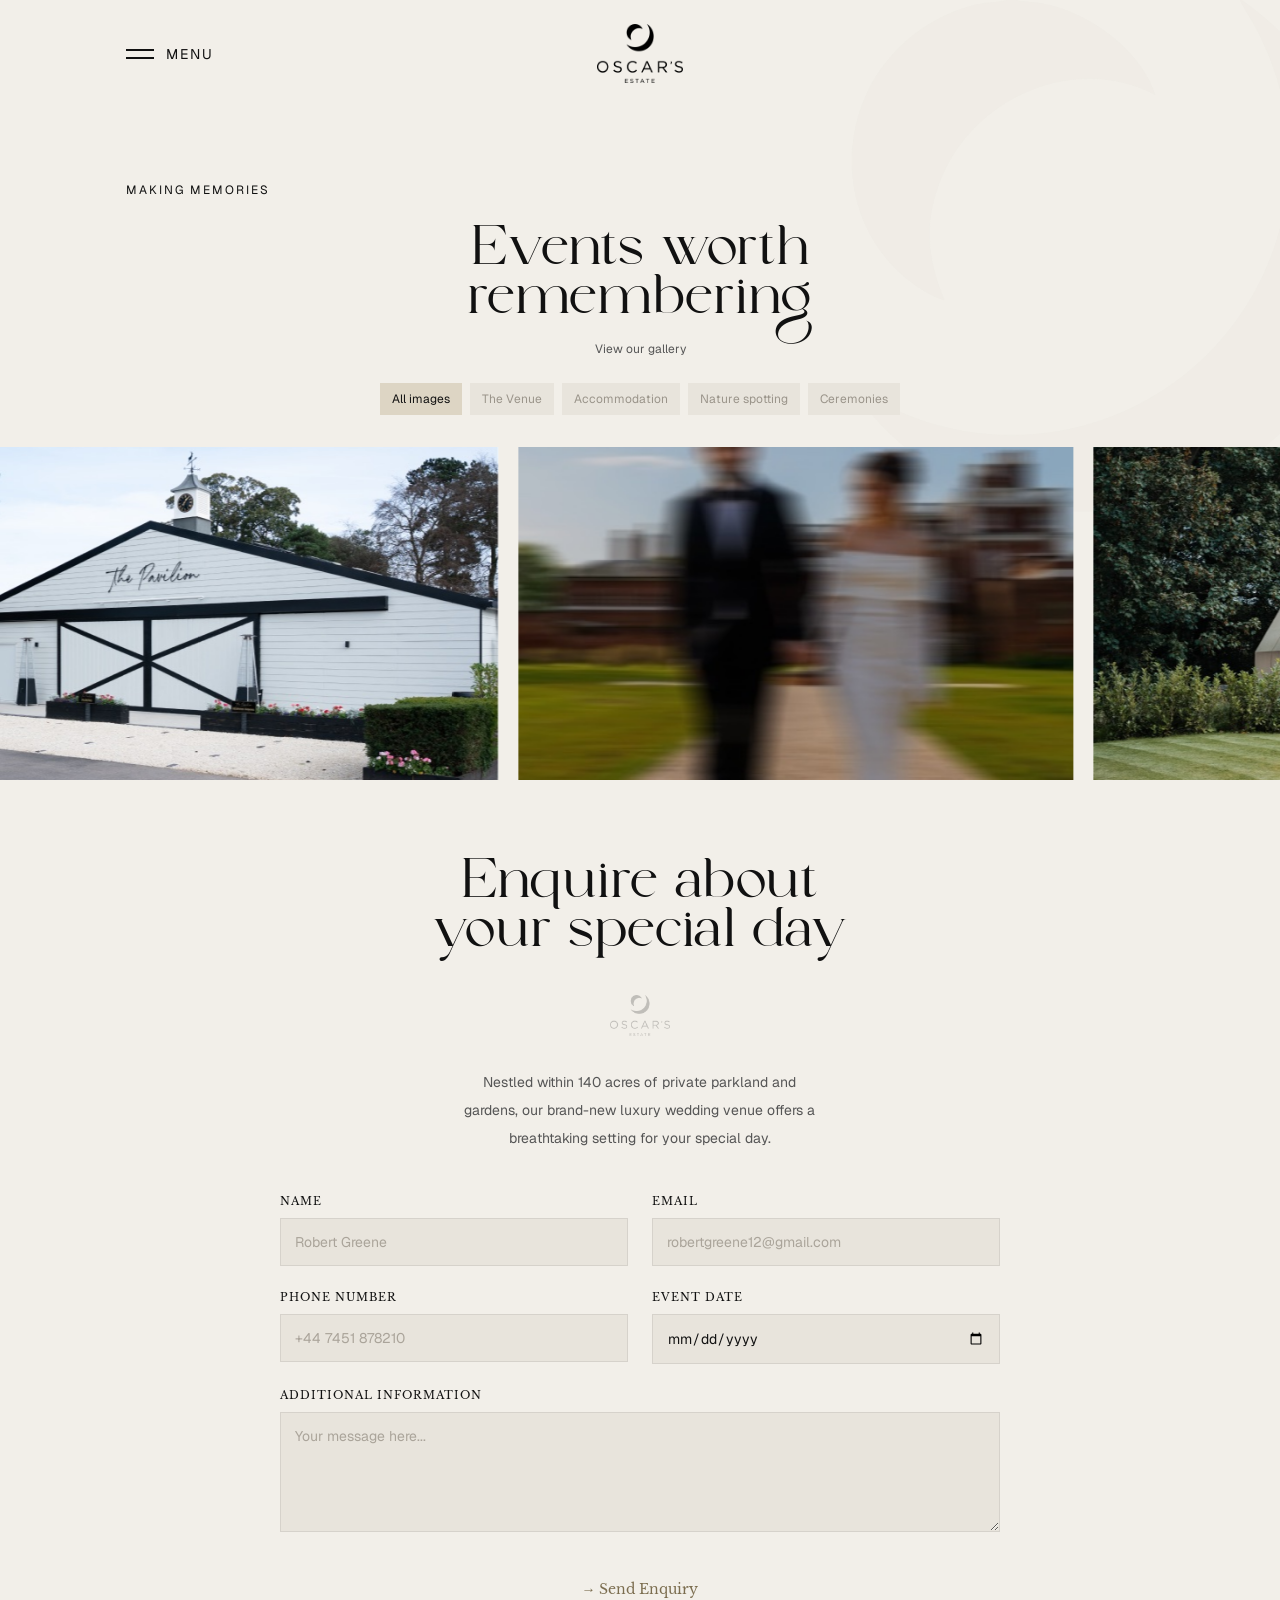
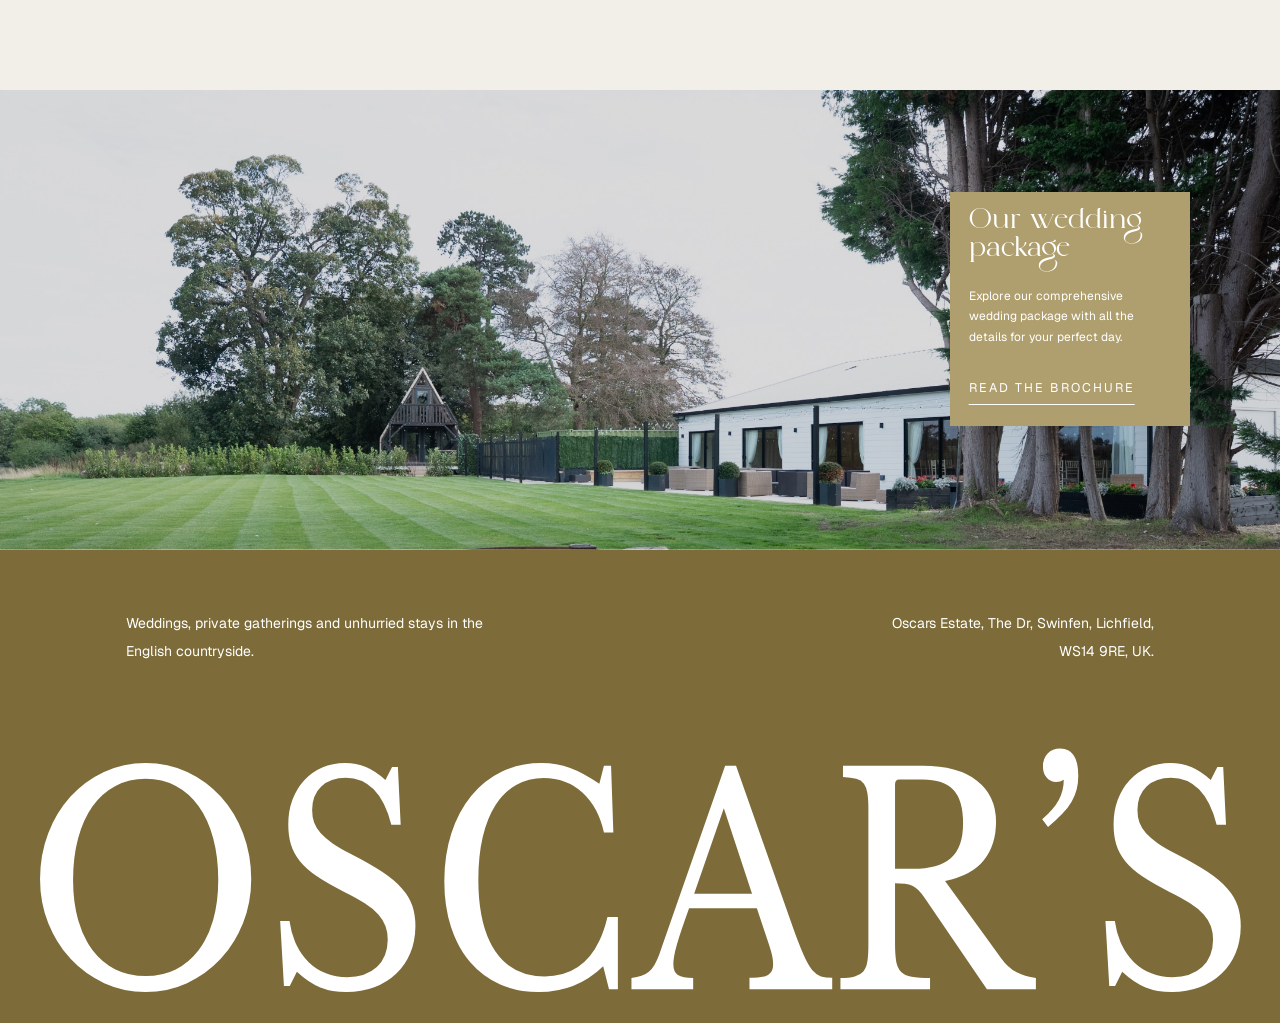
<file: gallery.html>
<!DOCTYPE html>
<html lang="en">

<head>
    <meta charset="UTF-8">
    <meta name="viewport" content="width=device-width, initial-scale=1.0">
    <meta name="description" content="Gallery - The Pavilion at Oscar's Estate">
    <title>Gallery | Oscars Estate</title>
    <link rel="icon" type="image/png" href="assets/images/fav.png">
    <link rel="preconnect" href="https://fonts.googleapis.com">
    <link rel="preconnect" href="https://fonts.gstatic.com" crossorigin>
    <link rel="stylesheet" href="https://fonts.googleapis.com/css2?family=Geist:wght@100..900&display=swap">
    <link rel="stylesheet" href="style.css">
    <script src="script.js" defer></script>
</head>

<body>

    <header class="header header--dark">
        <button class="menu-toggle" aria-label="Menu" aria-expanded="false" aria-controls="site-menu">
            <span class="menu-toggle__lines" aria-hidden="true">
                <span></span>
                <span></span>
            </span>
            <span class="menu-toggle__label">Menu</span>
        </button>

        <a href="index.html" class="logo">
            <img src="assets/images/logo-white.png" alt="Oscar's Estate">
        </a>
    </header>

    <div class="site-menu" id="site-menu">
        <nav class="site-menu__panel" aria-label="Main">
            <button type="button" class="site-menu__close" aria-label="Close menu"></button>

            <ul>
                <li><a href="index.html">Home</a></li>
                <li><a href="index.html#about">About</a></li>
                <li><a href="index.html#spaces">Our Spaces</a></li>
                <li><a href="gallery.html" aria-current="page">Gallery</a></li>
                <li><a href="brochure.html">Brochure</a></li>
                <li><a href="index.html#faq">FAQs</a></li>
                <li><a href="#enquire">Enquire</a></li>
            </ul>
        </nav>
    </div>

    <main>
        <section class="gallery gallery--page">
            <img class="gallery__vector" src="assets/images/Vector.png" alt="" aria-hidden="true">

            <div class="gallery__intro">
                <p class="eyebrow">Making memories</p>
            </div>

            <div class="gallery__head">
                <h1 class="gallery__title">Events worth<br> remembering</h1>
                <p class="gallery__sub">View our gallery</p>

                <div class="gallery__filters">
                    <button type="button" data-filter="all" aria-pressed="true">All images</button>
                    <button type="button" data-filter="venue" aria-pressed="false">The Venue</button>
                    <button type="button" data-filter="accommodation" aria-pressed="false">Accommodation</button>
                    <button type="button" data-filter="nature" aria-pressed="false">Nature spotting</button>
                    <button type="button" data-filter="ceremonies" aria-pressed="false">Ceremonies</button>
                </div>
            </div>

            <div class="gallery__viewport">
                <ul class="gallery__track">
                    <li class="gallery__item" data-category="venue"><img src="assets/images/slider1.jpg"
                            alt="The Pavilion" loading="lazy" draggable="false"></li>
                    <li class="gallery__item" data-category="ceremonies"><img src="assets/images/testimonial-couple.jpg"
                            alt="A couple on their wedding day" loading="lazy" draggable="false"></li>
                    <li class="gallery__item" data-category="accommodation"><img src="assets/images/slider4.jpg"
                            alt="The Patience Cottage" loading="lazy" draggable="false"></li>
                    <li class="gallery__item" data-category="venue"><img src="assets/images/slider2.jpg"
                            alt="The Annexe bar" loading="lazy" draggable="false"></li>
                    <li class="gallery__item" data-category="nature"><img src="assets/images/slider6.jpg"
                            alt="The Walled Garden" loading="lazy" draggable="false"></li>
                    <li class="gallery__item" data-category="venue"><img src="assets/images/slider5.webp"
                            alt="The Cocktail Terrace" loading="lazy" draggable="false"></li>
                    <li class="gallery__item" data-category="accommodation"><img src="assets/images/sectionimg.jpg"
                            alt="The cottage at dusk" loading="lazy" draggable="false"></li>
                    <li class="gallery__item" data-category="venue"><img src="assets/images/testimonials-bg.jpg"
                            alt="The front of The Pavilion" loading="lazy" draggable="false"></li>
                    <li class="gallery__item" data-category="venue"><img src="assets/images/brochureimage.jpg"
                            alt="The Pavilion at Oscar's Estate" loading="lazy" draggable="false"></li>
                    <li class="gallery__item" data-category="venue"><img src="assets/images/brochureimage2.jpg"
                            alt="The Pavilion at Oscar's Estate" loading="lazy" draggable="false"></li>
                    <li class="gallery__item" data-category="nature"><img src="assets/images/brochureimage3.jpg"
                            alt="The Walled Garden" loading="lazy" draggable="false"></li>
                    <li class="gallery__item" data-category="venue"><img src="assets/images/brochureimage4.jpg"
                            alt="The Annexe at The Pavilion" loading="lazy" draggable="false"></li>
                    <li class="gallery__item" data-category="venue"><img src="assets/images/brochureimage5.jpg"
                            alt="Inside The Pavilion" loading="lazy" draggable="false"></li>
                    <li class="gallery__item" data-category="accommodation"><img src="assets/images/brochureimage6.jpg"
                            alt="Patience Cottage" loading="lazy" draggable="false"></li>
                    <li class="gallery__item" data-category="ceremonies"><img src="assets/images/brochureimage7.jpg"
                            alt="Wedding photography at Oscar's Estate" loading="lazy" draggable="false"></li>
                </ul>
            </div>
        </section>

        <section class="enquire container" id="enquire">
            <h2 class="enquire__title">Enquire about<br> your special day</h2>
            <img class="enquire__logo" src="assets/images/logo-white.png" alt="" aria-hidden="true">
            <p class="enquire__intro">Nestled within 140 acres of private parkland and gardens, our brand-new luxury
                wedding venue offers a breathtaking setting for your special day.</p>

            <form class="enquire__form">
                <label class="field">
                    <span>Name</span>
                    <input type="text" name="name" placeholder="Robert Greene" autocomplete="name" required>
                </label>

                <label class="field">
                    <span>Email</span>
                    <input type="email" name="email" placeholder="robertgreene12@gmail.com" autocomplete="email"
                        required>
                </label>

                <label class="field">
                    <span>Phone number</span>
                    <input type="tel" name="phone" placeholder="+44 7451 878210" autocomplete="tel">
                </label>

                <label class="field">
                    <span>Event date</span>
                    <input type="date" name="date">
                </label>

                <label class="field field--full">
                    <span>Additional information</span>
                    <textarea name="message" rows="5" placeholder="Your message here..."></textarea>
                </label>

                <button type="submit" class="enquire__submit">&rarr; Send Enquiry</button>
            </form>
        </section>

        <section class="brochure">
            <img class="brochure__img" src="assets/images/brochure.jpg" alt="The Pavilion and lawns at Oscar's Estate"
                loading="lazy">

            <div class="brochure__card">
                <h2 class="brochure__title">Our wedding<br> package</h2>
                <p class="brochure__body">Explore our comprehensive wedding package with all the details for your
                    perfect day.</p>
                <a href="brochure.html" class="button button--inline brochure__link">Read the brochure</a>
            </div>
        </section>
    </main>

    <footer class="footer">
        <div class="footer__info">
            <p>Weddings, private gatherings and unhurried stays in the English countryside.</p>
            <address>Oscars Estate, The Dr, Swinfen, Lichfield,<br> WS14 9RE, UK.</address>
        </div>

        <svg class="footer__wordmark" viewBox="0 0 1000 210" role="img" aria-label="Oscar's">
            <text x="0" y="206" textLength="1000" lengthAdjust="spacingAndGlyphs">OSCAR&rsquo;S</text>
        </svg>
    </footer>

</body>

</html>
</file>
<file: style.css>
*,
*::before,
*::after {
    margin: 0;
    padding: 0;
    box-sizing: border-box;
}

@font-face {
    font-family: "Kugile";
    src: url("assets/fonts/Kugile_Demo.ttf") format("truetype");
    font-weight: 400;
    font-style: normal;
    font-display: swap;
}

@font-face {
    font-family: "Libre Baskerville";
    src: url("assets/fonts/LibreBaskerville-Regular.ttf") format("truetype");
    font-weight: 400;
    font-style: normal;
    font-display: swap;
}

:root {
    --site-width: 86%;
    --gutter: clamp(20px, 4px + 2.5vw, 64px);
    --section-space: clamp(60px, 20px + 5vw, 140px);
    --olive: #7d6c3a;
    --font-heading: "Kugile", Georgia, serif;
    --font-serif: "Libre Baskerville", Georgia, serif;
    --font-body: "Geist", system-ui, sans-serif;
}

html {
    scroll-behavior: smooth;
}

@media (prefers-reduced-motion: reduce) {
    html {
        scroll-behavior: auto;
    }
}

body {
    font-family: var(--font-body);
    color: #111;
    background: #f2efe9;
    overflow-x: clip;
}

a {
    color: inherit;
    text-decoration: none;
}

.container {
    width: var(--site-width);
    margin: 0 auto;
}

/* Header */
.header {
    position: absolute;
    top: 0;
    left: 0;
    right: 0;
    width: var(--site-width);
    margin: 0 auto;
    display: grid;
    grid-template-columns: 1fr auto 1fr;
    align-items: center;
    padding: 24px var(--gutter);
    color: #fff;
    z-index: 100;
}

.logo {
    grid-column: 2;
    display: block;
}

.logo img {
    display: block;
    /* ~44px at 768px -> ~64px on a MacBook -> ~97px on 2560px -> max 110px */
    height: clamp(45px, 21px + 2.98vw, 110px);
    width: auto;
}

/* Dark header for pages without a hero image */
.header--dark {
    color: #111;
}

.header--dark .logo img {
    filter: invert(1);
}

/* Burger */
.menu-toggle {
    grid-column: 1;
    justify-self: start;
    display: flex;
    align-items: center;
    gap: 12px;
    background: none;
    border: none;
    color: inherit;
    font: inherit;
    cursor: pointer;
}

.menu-toggle__lines {
    display: flex;
    flex-direction: column;
    gap: 6px;
    width: 28px;
}

.menu-toggle__lines span {
    display: block;
    height: 2px;
    background: currentColor;
    transition: transform 0.3s ease;
}

.menu-toggle__label {
    font-size: 14px;
    text-transform: uppercase;
    letter-spacing: 2px;
}

.menu-toggle[aria-expanded="true"] .menu-toggle__lines span:first-child {
    transform: translateY(4px) rotate(45deg);
}

.menu-toggle[aria-expanded="true"] .menu-toggle__lines span:last-child {
    transform: translateY(-4px) rotate(-45deg);
}

/* Side nav: dimmed backdrop + panel that slides in from the left */
.site-menu {
    position: fixed;
    inset: 0;
    background: rgba(0, 0, 0, 0.4);
    opacity: 0;
    visibility: hidden;
    transition: opacity 0.4s ease, visibility 0s 0.4s;
    z-index: 200;
}

.site-menu.is-open {
    opacity: 1;
    visibility: visible;
    transition: opacity 0.4s ease;
}

.site-menu__panel {
    position: absolute;
    top: 0;
    bottom: 0;
    left: 0;
    display: flex;
    flex-direction: column;
    width: min(420px, 85%);
    padding: 32px clamp(28px, 4vw, 56px);
    overflow-y: auto;
    color: #111;
    background: #f2efe9;
    transform: translateX(-100%);
    transition: transform 0.5s cubic-bezier(0.22, 1, 0.36, 1);
}

.site-menu.is-open .site-menu__panel {
    transform: translateX(0);
}

.site-menu__close {
    position: relative;
    align-self: flex-start;
    width: 28px;
    height: 28px;
    margin-bottom: clamp(32px, 6vh, 64px);
    background: none;
    border: 0;
    color: inherit;
    cursor: pointer;
}

.site-menu__close::before,
.site-menu__close::after {
    content: "";
    position: absolute;
    top: 50%;
    left: 0;
    right: 0;
    height: 2px;
    background: currentColor;
    transform: rotate(45deg);
}

.site-menu__close::after {
    transform: rotate(-45deg);
}

.site-menu ul {
    list-style: none;
}

.site-menu li+li {
    margin-top: clamp(12px, 2vh, 20px);
}

.site-menu a {
    font-family: var(--font-heading);
    font-size: clamp(24px, 3.6vh, 34px);
    line-height: 1.2;
    transition: opacity 0.3s ease;
}

.site-menu a:hover {
    opacity: 0.6;
}

/* Hero */
.hero {
    position: relative;
    isolation: isolate;
    width: var(--site-width);
    height: 90vh;
    margin: 0 auto;
}

.hero::after {
    content: "";
    position: absolute;
    inset: 0;
    background: rgba(0, 0, 0, 0.55);
    pointer-events: none;
    z-index: 1;
}

.hero__video {
    position: absolute;
    inset: 0;
    display: block;
    width: 100%;
    height: 100%;
    object-fit: cover;
    z-index: 0;
}

.hero__content {
    position: absolute;
    left: 0;
    right: 0;
    bottom: 0;
    display: flex;
    justify-content: space-between;
    align-items: flex-end;
    gap: 32px;
    padding: var(--gutter);
    color: #fff;
    z-index: 2;
}

.hero__content * {
    color: #fff;
}

.hero__eyebrow {
    font-family: var(--font-body);
    font-size: 12px;
    text-transform: uppercase;
    letter-spacing: 3px;
    margin-bottom: clamp(40px, 10px + 3vw, 60px);
}

.hero__title {
    font-family: var(--font-heading);
    font-size: clamp(40px, 20px + 3.6vw, 120px);
    font-weight: 400;
    line-height: 1;
    margin-bottom: 10px;
}

.hero__body {
    font-family: var(--font-serif);
    font-size: 16px;
    line-height: 1.6;
    max-width: 40ch;
}

/* Button */
.button {
    display: inline-block;
    flex-shrink: 0;
    padding: 16px 0;
    font-size: clamp(12px, 10px + 0.2vw, 14px);
    text-transform: uppercase;
    letter-spacing: 2px;
    text-decoration: underline;
    text-underline-offset: 12px;
    text-decoration-thickness: 1px;
    transition: background 0.3s ease, color 0.3s ease;
}

/* Stats bar */
.stats {
    background: #fff;
}

.stats__list {
    display: flex;
    justify-content: space-between;
    gap: 24px;
    list-style: none;
    padding: clamp(20px, 10px + 1.4vw, 32px) var(--gutter);
}

.stats__list li {
    font-size: clamp(12px, 10px + 0.2vw, 14px);
    text-transform: uppercase;
    letter-spacing: 1px;
}

.stats__clone {
    display: none;
}

@keyframes stats-marquee {
    to {
        transform: translateX(-50%);
    }
}

.eyebrow {
    font-size: 12px;
    text-transform: uppercase;
    letter-spacing: 2px;
    margin-bottom: 20px;
}

.button--inline {
    padding: 0;
    margin-top: 32px;
}

/* Intro */
.intro {
    position: relative;
    isolation: isolate;
    padding: var(--section-space) var(--gutter);
}

.intro__vector {
    position: absolute;
    top: 0;
    /* Push past the container to the screen edge */
    right: calc((100% - 100vw) / 2);
    height: 100%;
    width: auto;
    z-index: -1;
    pointer-events: none;
}

.intro__title {
    font-family: var(--font-heading);
    font-size: clamp(36px, 16px + 2.6vw, 90px);
    font-weight: 400;
    line-height: 1.1;
    margin-bottom: clamp(24px, 10px + 2vw, 48px);
}

.intro__cols {
    display: grid;
    grid-template-columns: repeat(2, minmax(0, 46ch));
    gap: clamp(24px, 4vw, 80px);
}

.intro__cols p,
.journey__item p:last-child {
    font-size: 14px;
    line-height: 2;
    color: #555;
}

/* Feature image */
.feature {
    position: relative;
    isolation: isolate;
    aspect-ratio: 15 / 8;
    margin-bottom: var(--section-space);
    color: #fff;
}

.feature::after {
    content: "";
    position: absolute;
    inset: 0;
    background: rgba(0, 0, 0, 0.55);
    pointer-events: none;
    z-index: 1;
}

.feature__img {
    position: absolute;
    inset: 0;
    display: block;
    width: 100%;
    height: 100%;
    object-fit: cover;
    z-index: 0;
}

.feature__content {
    position: absolute;
    left: 0;
    right: 0;
    bottom: 0;
    display: flex;
    justify-content: space-between;
    align-items: flex-end;
    gap: 32px;
    padding: var(--gutter);
    z-index: 2;
}

.feature .eyebrow {
    margin-bottom: clamp(40px, 10px + 3vw, 60px);
}

.feature__title {
    font-family: var(--font-heading);
    font-size: clamp(28px, 14px + 1.8vw, 64px);
    font-weight: 400;
    line-height: 1.1;
}

/* Journey (3 columns) */
.journey {
    display: grid;
    grid-template-columns: repeat(3, 1fr);
    border-top: 1px solid rgba(0, 0, 0, 0.15);
    margin-bottom: var(--section-space);
}

.journey__item {
    padding: clamp(24px, 12px + 1.6vw, 40px) var(--gutter);
}

.journey__item+.journey__item {
    border-left: 1px solid rgba(0, 0, 0, 0.15);
}

.journey .eyebrow {
    margin-bottom: clamp(28px, 12px + 2vw, 48px);
}

.journey__title {
    font-family: var(--font-heading);
    font-size: clamp(26px, 12px + 1.6vw, 52px);
    font-weight: 400;
    line-height: 1.1;
    margin-bottom: 16px;
}

.journey__item p:last-child {
    max-width: 40ch;
}

/* Stay (split card) */
.stay {
    display: grid;
    grid-template-columns: 45fr 55fr;
    aspect-ratio: 21 / 10;
    margin-bottom: var(--section-space);
}

.stay__media {
    position: relative;
    background: #ccc;
}

.stay__media img {
    position: absolute;
    inset: 0;
    display: block;
    width: 100%;
    height: 100%;
    object-fit: cover;
}

.stay__content {
    display: flex;
    flex-direction: column;
    justify-content: space-between;
    gap: 40px;
    padding: var(--gutter);
    padding-bottom: calc(var(--gutter) + 12px);
    background: var(--olive);
    color: #fff;
}

.stay__title {
    font-family: var(--font-heading);
    font-size: clamp(28px, 14px + 1.8vw, 64px);
    font-weight: 400;
    line-height: 1.1;
    margin-bottom: 16px;
}

.stay__body {
    font-size: 14px;
    line-height: 2;
    max-width: 50ch;
}

.spaces {
    margin-bottom: var(--section-space);
}

.spaces__head {
    display: flex;
    flex-direction: column;
    padding-inline: var(--gutter);
    margin-bottom: clamp(24px, 12px + 1.6vw, 48px);
}

.spaces__title {
    align-self: flex-end;
    font-family: var(--font-heading);
    font-size: clamp(36px, 16px + 2.6vw, 90px);
    font-weight: 400;
    line-height: 1.1;
}

.spaces__track {
    --track-inset: calc((100% - var(--site-width)) / 2 + var(--gutter));
    position: relative;
    display: flex;
    gap: clamp(8px, 4px + 0.4vw, 16px);
    list-style: none;
    overflow-x: auto;
    overscroll-behavior-x: contain;
    scroll-snap-type: x mandatory;
    padding-inline: var(--track-inset);
    scroll-padding-inline: var(--track-inset);
    scrollbar-width: none;
    cursor: grab;
}

.spaces__track::-webkit-scrollbar {
    display: none;
}

.spaces__track.is-dragging {
    cursor: grabbing;
    scroll-snap-type: none;
    user-select: none;
}

.space-card {
    flex: 0 0 clamp(260px, 28vw, 560px);
    scroll-snap-align: start;
}

.space-card__media {
    aspect-ratio: 16 / 10;
    margin-bottom: clamp(20px, 8px + 1.2vw, 32px);
    background: #ccc;
    overflow: hidden;
}

.space-card__media img {
    display: block;
    width: 100%;
    height: 100%;
    object-fit: cover;
    -webkit-user-drag: none;
}

.space-card__title {
    font-family: var(--font-heading);
    font-size: clamp(18px, 6px + 1.1vw, 32px);
    font-weight: 400;
    line-height: 1.1;
    margin-bottom: 12px;
}

.space-card__best {
    font-size: 13px;
    color: #555;
    margin-bottom: 20px;
}

.space-card__tags {
    display: flex;
    flex-wrap: wrap;
    gap: 8px;
    list-style: none;
}

.space-card__tags li {
    font-size: 12px;
    padding: 6px 10px;
    border: 1px solid rgba(0, 0, 0, 0.12);
    background: rgba(255, 255, 255, 0.35);
}

/* Testimonials */
.testimonials {
    position: relative;
    isolation: isolate;
    display: grid;
    width: 100%;
    /* Cards sit in the middle row; title sits in the bottom row */
    grid-template-rows: 1fr auto 1fr;
    min-height: clamp(480px, 42vw, 820px);
    padding: var(--gutter);
    color: #fff;
    background: #333;
}

.testimonials::after {
    content: "";
    position: absolute;
    inset: 0;
    background: rgba(0, 0, 0, 0.35);
    pointer-events: none;
    z-index: -1;
}

.testimonials__bg {
    position: absolute;
    inset: 0;
    display: block;
    width: 100%;
    height: 100%;
    object-fit: cover;
    z-index: -2;
}

.testimonials__cards {
    grid-row: 2;
    display: flex;
    justify-content: center;
    gap: clamp(6px, 2px + 0.4vw, 12px);
}

.quote-card {
    position: relative;
    display: flex;
    flex-direction: column;
    justify-content: space-between;
    gap: 24px;
    flex: 0 0 clamp(220px, 18vw, 360px);
    min-height: clamp(220px, 17vw, 340px);
    padding: clamp(16px, 8px + 0.8vw, 28px);
    background: var(--olive);
}

.quote-card__title {
    font-family: var(--font-heading);
    font-size: clamp(20px, 8px + 1.2vw, 34px);
    line-height: 1.1;
    margin-bottom: clamp(16px, 8px + 1vw, 28px);
}

.quote-card__body {
    font-size: 12px;
    line-height: 1.7;
}

.quote-card__name {
    font-size: 12px;
    text-transform: uppercase;
    letter-spacing: 2px;
}

.quote-card--image {
    justify-content: flex-end;
    overflow: hidden;
    text-align: center;
    background: #555;
}

.quote-card--image::after {
    content: "";
    position: absolute;
    inset: 0;
    background: linear-gradient(to top, rgba(0, 0, 0, 0.6), transparent 70%);
}

.quote-card--image img {
    position: absolute;
    inset: 0;
    width: 100%;
    height: 100%;
    object-fit: cover;
}

.quote-card--image figcaption {
    position: relative;
    z-index: 1;
    display: flex;
    flex-direction: column;
    gap: 12px;
}

.quote-card__couple {
    font-family: var(--font-heading);
    font-size: clamp(16px, 8px + 0.6vw, 22px);
    text-transform: uppercase;
    letter-spacing: 1px;
}

.testimonials__head {
    grid-row: 3;
    align-self: end;
}

.testimonials__title {
    font-family: var(--font-heading);
    font-size: clamp(36px, 16px + 2.6vw, 90px);
    font-weight: 400;
    line-height: 1;
    margin-bottom: 16px;
}

.testimonials__head .eyebrow {
    margin-bottom: 0;
}

/* Enquire */
.enquire {
    padding: 0 var(--gutter) var(--section-space);
    text-align: center;
}

.enquire__title {
    font-family: var(--font-heading);
    font-size: clamp(36px, 16px + 2.6vw, 90px);
    font-weight: 400;
    line-height: 1;
    margin-bottom: clamp(24px, 12px + 1.6vw, 40px);
}

.enquire__logo {
    display: block;
    height: clamp(36px, 20px + 1.6vw, 56px);
    width: auto;
    margin: 0 auto clamp(24px, 12px + 1.6vw, 40px);
    filter: invert(1);
    opacity: 0.2;
}

.enquire__intro {
    max-width: 40ch;
    margin: 0 auto clamp(32px, 16px + 2vw, 56px);
    font-size: 14px;
    line-height: 2;
    color: #555;
}

.enquire__form {
    display: grid;
    grid-template-columns: 1fr 1fr;
    gap: 24px;
    max-width: 720px;
    margin: 0 auto;
    text-align: left;
}

.field {
    display: flex;
    flex-direction: column;
    gap: 10px;
}

.field--full {
    grid-column: 1 / -1;
}

.field span {
    font-family: var(--font-serif);
    font-size: 11px;
    text-transform: uppercase;
    letter-spacing: 1px;
}

.field input,
.field textarea {
    width: 100%;
    padding: 14px;
    font: inherit;
    font-size: 14px;
    color: #111;
    background: #e8e4dc;
    border: 1px solid rgba(0, 0, 0, 0.08);
    border-radius: 0;
    appearance: none;
}

.field textarea {
    resize: vertical;
}

.field input::placeholder,
.field textarea::placeholder {
    color: #aaa49a;
}

.field input:focus,
.field textarea:focus {
    outline: none;
    border-color: rgba(0, 0, 0, 0.35);
}

.enquire__submit {
    grid-column: 1 / -1;
    justify-self: center;
    margin-top: 16px;
    padding: 8px 0;
    font-family: var(--font-serif);
    font-size: 14px;
    color: #7b6d4f;
    background: none;
    border: 0;
    cursor: pointer;
}

.enquire__submit:hover {
    text-decoration: underline;
    text-underline-offset: 6px;
}

/* Map */
.map__frame {
    display: block;
    width: 100%;
    height: clamp(320px, 40vw, 640px);
    border: 0;
    /* Mute Google's colours to sit with the cream palette */
    filter: grayscale(1) sepia(0.25) contrast(0.9) brightness(1.05);
}

/* Gallery */
.gallery {
    padding-top: var(--section-space);
    margin-bottom: var(--section-space);
}

.gallery__head {
    padding-inline: var(--gutter);
    margin-bottom: clamp(24px, 12px + 1.6vw, 48px);
    text-align: center;
}

.gallery__title {
    font-family: var(--font-heading);
    font-size: clamp(36px, 16px + 2.6vw, 90px);
    font-weight: 400;
    line-height: 1;
    margin-bottom: 12px;
}

.gallery__sub {
    font-size: 12px;
    color: #555;
    margin-bottom: clamp(20px, 10px + 1.2vw, 32px);
}

.gallery__filters {
    display: flex;
    flex-wrap: wrap;
    justify-content: center;
    gap: 8px;
}

.gallery__filters button {
    padding: 8px 12px;
    font: inherit;
    font-size: 12px;
    color: #9a948a;
    background: #e8e4dc;
    border: 0;
    cursor: pointer;
    transition: color 0.3s ease, background 0.3s ease;
}

.gallery__filters button:hover {
    color: #111;
}

.gallery__filters button[aria-pressed="true"] {
    color: #111;
    background: #ddd5c4;
}

.gallery__viewport {
    overflow: hidden;
    /* Vertical swipes still scroll the page; horizontal swipes drag the gallery */
    touch-action: pan-y;
    user-select: none;
    cursor: grab;
}

.gallery__viewport.is-dragging {
    cursor: grabbing;
}

.gallery__track {
    display: flex;
    gap: clamp(12px, 1.6vw, 32px);
    width: max-content;
    list-style: none;
    transition: opacity 0.3s ease;
    will-change: transform;
}

.gallery__track.is-fading {
    opacity: 0;
}

.gallery__item {
    flex: 0 0 auto;
    height: clamp(220px, 26vw, 520px);
    aspect-ratio: 5 / 3;
    overflow: hidden;
    background: #ccc;
}

.gallery__item img {
    display: block;
    width: 100%;
    height: 100%;
    object-fit: cover;
    pointer-events: none;
    -webkit-user-drag: none;
}

/* Gallery page: clears the header, adds the eyebrow + swirl */
.gallery--page {
    position: relative;
    isolation: isolate;
    padding-top: clamp(120px, 80px + 8vw, 260px);
}

.gallery__intro {
    width: var(--site-width);
    margin: 0 auto clamp(24px, 12px + 1.6vw, 48px);
    padding-inline: var(--gutter);
}

.gallery__vector {
    position: absolute;
    top: 0;
    right: 0;
    height: clamp(280px, 40vw, 720px);
    width: auto;
    opacity: 0.5;
    z-index: -1;
    pointer-events: none;
}

/* FAQ */
.faq {
    padding-inline: var(--gutter);
    margin-bottom: var(--section-space);
}

.faq__head {
    display: flex;
    flex-direction: column;
    margin-bottom: clamp(24px, 12px + 1.6vw, 48px);
}

.faq__title {
    align-self: flex-end;
    font-family: var(--font-heading);
    font-size: clamp(36px, 16px + 2.6vw, 90px);
    font-weight: 400;
    line-height: 1.1;
    text-align: right;
}

.faq__item {
    /* number | question | icon — answer sits below, under the question */
    --faq-cols: clamp(48px, 6vw, 100px) minmax(0, 1fr) 24px;
    --faq-gap: clamp(16px, 2vw, 40px);
    display: grid;
    grid-template-columns: var(--faq-cols);
    column-gap: var(--faq-gap);
    border-top: 1px solid rgba(0, 0, 0, 0.15);
}

.faq__item:last-child {
    border-bottom: 1px solid rgba(0, 0, 0, 0.15);
}

.faq__q {
    grid-column: 1 / -1;
    grid-row: 1;
    display: grid;
    font: inherit;
}

.faq__toggle {
    display: grid;
    grid-template-columns: var(--faq-cols);
    column-gap: var(--faq-gap);
    align-items: center;
    padding-block: clamp(24px, 12px + 1.6vw, 40px);
    font: inherit;
    color: inherit;
    text-align: left;
    background: none;
    border: 0;
    cursor: pointer;
}

.faq__num {
    font-size: 11px;
    letter-spacing: 1px;
}

.faq__question {
    font-family: var(--font-heading);
    font-size: clamp(20px, 10px + 1.2vw, 34px);
    line-height: 1.2;
}

.faq__icon {
    grid-column: 3;
    justify-self: end;
    position: relative;
    width: 14px;
    height: 14px;
}

.faq__icon::before,
.faq__icon::after {
    content: "";
    position: absolute;
    top: 50%;
    left: 0;
    right: 0;
    height: 1px;
    background: currentColor;
    transition: transform 0.4s ease;
}

.faq__icon::after {
    transform: rotate(90deg);
}

.faq__item.is-open .faq__icon::after {
    transform: rotate(0deg);
}

/* Smooth open/close: animate the row from 0fr to 1fr */
.faq__answer {
    position: relative;
    grid-column: 2 / -1;
    grid-row: 2;
    display: grid;
    grid-template-rows: 0fr;
    transition: grid-template-rows 0.4s ease;
}

.faq__answer>div {
    min-height: 0;
    overflow: hidden;
    opacity: 0;
    visibility: hidden;
    transition: opacity 0.4s ease, visibility 0s 0.4s;
}

.faq__item.is-open .faq__answer {
    grid-template-rows: 1fr;
}

.faq__item.is-open .faq__answer>div {
    opacity: 1;
    visibility: visible;
    transition: opacity 0.4s ease;
}

.faq__answer p {
    max-width: 60ch;
    padding-bottom: clamp(24px, 12px + 1.6vw, 40px);
    font-size: 13px;
    line-height: 2;
    color: #555;
}

.faq__answer a {
    text-decoration: underline;
    text-underline-offset: 3px;
}

/* Brochure */
.brochure {
    position: relative;
    min-height: clamp(360px, 36vw, 720px);
    background: #ccc;
}

.brochure__img {
    position: absolute;
    inset: 0;
    display: block;
    width: 100%;
    height: 100%;
    object-fit: cover;
}

.brochure__card {
    position: absolute;
    top: clamp(40px, 8vw, 140px);
    right: clamp(48px, 7vw, 140px);
    display: flex;
    flex-direction: column;
    width: clamp(240px, 18vw, 360px);
    min-height: clamp(220px, 18vw, 360px);
    padding: clamp(16px, 8px + 0.8vw, 28px);
    padding-bottom: calc(clamp(16px, 8px + 0.8vw, 28px) + 12px);
    color: #fff;
    background: #b09f6e;
}

.brochure__title {
    font-family: var(--font-heading);
    font-size: clamp(22px, 10px + 1.2vw, 38px);
    font-weight: 400;
    line-height: 1.1;
    margin-bottom: 20px;
}

.brochure__body {
    font-size: 12px;
    line-height: 1.7;
}

/* Push the link to the bottom of the card */
.brochure__link {
    align-self: flex-start;
    margin-top: auto;
    padding-top: 32px;
}

/* Brochure page: flipbook */
.visually-hidden {
    position: absolute;
    width: 1px;
    height: 1px;
    overflow: hidden;
    clip-path: inset(50%);
    white-space: nowrap;
}

.flipbook {
    padding-top: clamp(110px, 70px + 6vw, 220px);
    margin-bottom: var(--section-space);
    text-align: center;
}

.flipbook__frame {
    width: var(--site-width);
    margin: 0 auto;
    padding: clamp(16px, 4px + 2.5vw, 64px);
    background: var(--olive);
}

/* Full width, but never taller than the screen (spread ratio 5:2) */
.flipbook__stage {
    width: min(100%, (100vh - 140px) * 5 / 2);
    width: min(100%, (100svh - 140px) * 5 / 2);
    margin: 0 auto;
    /* JS slides the book so a closed cover sits in the centre */
    transition: transform 0.8s cubic-bezier(0.645, 0.045, 0.355, 1);
}

.flipbook__stage.is-front {
    transform: translateX(-25%);
}

.flipbook__stage.is-back {
    transform: translateX(25%);
}

/* Binding: sits on the cover's spine edge when closed, down the centre fold when open */
.flipbook__stage {
    position: relative;
    container-type: inline-size;
    /* Lets the spine sit behind the pages and the fold shadow sit over them */
    isolation: isolate;
}

.flipbook__spine {
    --spine: max(8px, 1.3cqw);
    position: absolute;
    top: 0;
    bottom: 0;
    left: 50%;
    pointer-events: none;
}

/* Spine strip: rounded cloth binding, behind the pages. When open it peeks out above and below the spread */
.flipbook__spine::before {
    content: "";
    position: absolute;
    top: calc(var(--spine) * -0.6);
    bottom: calc(var(--spine) * -0.6);
    left: calc(var(--spine) / -2);
    z-index: -1;
    width: var(--spine);
    border-radius: 3px;
    background:
        repeating-linear-gradient(to bottom, rgba(255, 255, 255, 0.35) 0 6px, transparent 6px 12px) center / 1px 100% no-repeat,
        linear-gradient(to right, #4f4527, #7d6c3a 30%, #9c8b5c 50%, #7d6c3a 70%, #4f4527);
    box-shadow: 0 2px 8px rgba(0, 0, 0, 0.35);
    transition: transform 0.8s cubic-bezier(0.645, 0.045, 0.355, 1), top 0.8s ease, bottom 0.8s ease;
}

/* Open book: soft shadow sinking into the centre fold, over the pages */
.flipbook__spine::after {
    content: "";
    position: absolute;
    top: 0;
    bottom: 0;
    left: -6cqw;
    z-index: 1;
    width: 12cqw;
    background: linear-gradient(to right,
            transparent,
            rgba(0, 0, 0, 0.06) 30%,
            rgba(0, 0, 0, 0.22) 47%,
            rgba(0, 0, 0, 0.22) 53%,
            rgba(0, 0, 0, 0.06) 70%,
            transparent);
    transition: opacity 0.6s ease;
}

/* Closed: spine wraps the cover's left edge (front) or right edge (back), flush with the cover */
.is-front .flipbook__spine::before,
.is-portrait .flipbook__spine::before {
    top: 0;
    bottom: 0;
    transform: translateX(-50%);
}

.is-back .flipbook__spine::before {
    top: 0;
    bottom: 0;
    transform: translateX(50%);
}

.is-front .flipbook__spine::after,
.is-back .flipbook__spine::after,
.is-portrait .flipbook__spine::after {
    opacity: 0;
}

/* Single page on mobile: binding runs down the left edge */
.is-portrait .flipbook__spine {
    left: 0;
}

/* Hinge groove pressed into the hard cover next to the spine */
.flipbook__cover::before {
    content: "";
    position: absolute;
    top: 0;
    bottom: 0;
    width: 6cqw;
    pointer-events: none;
}

.flipbook__cover--front::before {
    left: 0;
    background: linear-gradient(to right,
            rgba(0, 0, 0, 0.3),
            rgba(0, 0, 0, 0.05) 35%,
            rgba(255, 255, 255, 0.18) 55%,
            rgba(0, 0, 0, 0.12) 75%,
            transparent);
}

.flipbook__cover--back::before {
    right: 0;
    background: linear-gradient(to left,
            rgba(0, 0, 0, 0.3),
            rgba(0, 0, 0, 0.05) 35%,
            rgba(255, 255, 255, 0.18) 55%,
            rgba(0, 0, 0, 0.12) 75%,
            transparent);
}

.flipbook__cover {
    color: #fff;
    background: #b09f6e;
}

/* Full-bleed photo page */
.flipbook__page--image img {
    display: block;
    width: 100%;
    height: 100%;
    object-fit: cover;
    pointer-events: none;
    -webkit-user-drag: none;
}

/* Text-only page: copy centred vertically */
.flipbook__text {
    justify-content: center;
    padding: 7cqw;
}

.flipbook__text p+p {
    margin-top: 1.5em;
}

.flipbook__text a {
    text-decoration: underline;
    text-underline-offset: 3px;
}

/* Exclusive hire spread: long heading, two-column inclusions list, price table */
.flipbook__content .flipbook__lead {
    font-size: max(16px, 3.6cqw);
    margin-bottom: 3.5cqw;
}

.flipbook__list {
    columns: 2;
    column-gap: 4cqw;
    padding-left: 1.2em;
    font-size: max(10px, 1.85cqw);
    line-height: 1.5;
    color: #555;
}

.flipbook__list li {
    margin-bottom: 0.6em;
    break-inside: avoid;
}

.flipbook__list li::marker {
    color: var(--olive);
}

.flipbook__prices {
    margin: 4cqw 0;
    border-top: 1px solid rgba(0, 0, 0, 0.12);
}

.flipbook__prices div {
    display: flex;
    justify-content: space-between;
    gap: 3cqw;
    padding: 2.2cqw 0;
    border-bottom: 1px solid rgba(0, 0, 0, 0.12);
}

.flipbook__prices dt {
    font-size: max(11px, 2.4cqw);
    color: #555;
}

.flipbook__prices dd {
    font-family: var(--font-heading);
    font-size: max(14px, 3.4cqw);
    color: var(--olive);
}

.flipbook__content .flipbook__note {
    margin-top: 3cqw;
    font-size: max(9px, 1.7cqw);
    color: #888;
}

/* Gold bold callout (matches the cover title colour) */
.flipbook__content .flipbook__highlight {
    font-weight: 700;
    color: rgb(200 176 118);
}

.flipbook__contact a {
    color: rgb(200 176 118);
}

/* Back cover: image beside the contact details, on a light board so the gold reads */
.flipbook__cover.flipbook__cover--back {
    color: #111;
    background: #f2efe9;
}

.flipbook__back {
    display: flex;
    height: 100%;
}

.flipbook__back img {
    display: block;
    flex: 0 0 45%;
    min-width: 0;
    object-fit: cover;
    pointer-events: none;
    -webkit-user-drag: none;
}

.flipbook__back-text {
    display: flex;
    flex: 1;
    flex-direction: column;
    justify-content: center;
    padding: 5cqw 6cqw 5cqw 5cqw;
    font-size: max(10px, 2.1cqw);
    line-height: 1.8;
    color: #555;
}

.flipbook__back-text h2 {
    margin: 5cqw 0 2cqw;
    font-family: var(--font-heading);
    font-size: max(18px, 4.6cqw);
    font-weight: 400;
    line-height: 1.1;
    color: #111;
}

.flipbook__back-text p+p {
    margin-top: 1em;
}

/* Tall single page on mobile: stack the image above the text */
@container (aspect-ratio < 1) {
    .flipbook__back {
        flex-direction: column;
    }

    .flipbook__back img {
        flex-basis: 40%;
        width: 100%;
        min-height: 0;
    }

    .flipbook__back-text h2 {
        margin-top: 3cqw;
    }
}

/* Contents page: rows share the page height so the list always fits */
.flipbook__contents ol {
    display: flex;
    flex: 1;
    flex-direction: column;
    min-height: 0;
    list-style: none;
}

.flipbook__contents li {
    display: flex;
    flex: 1;
    align-items: center;
    justify-content: space-between;
    gap: 3cqw;
    font-size: max(10px, 2cqw);
    line-height: 1.3;
    color: #555;
    border-bottom: 1px solid rgba(0, 0, 0, 0.1);
}

.flipbook__contents li span:last-child {
    flex-shrink: 0;
    font-family: var(--font-serif);
    color: var(--olive);
}

.flipbook__cover-inner {
    display: flex;
    flex-direction: column;
    align-items: center;
    justify-content: center;
    gap: 4cqw;
    height: 100%;
    padding: 6cqw;
    text-align: center;
}

.flipbook__cover-inner img {
    width: auto;
    height: 26cqw;
    pointer-events: none;
    -webkit-user-drag: none;
}

.flipbook__cover-inner h2 {
    font-family: var(--font-heading);
    font-size: max(24px, 8cqw);
    font-weight: 400;
    line-height: 1;
    color: rgb(200 176 118);
}

.flipbook__cover-inner p {
    font-size: max(10px, 1.8cqw);
    text-transform: uppercase;
    letter-spacing: 2px;
}

.flipbook__book {
    text-align: left;
    user-select: none;
}

/* Phones: full-page photos sit at the top of the facing text page (moved there by script.js).
   The photo fills whatever height the text leaves, so it's shortest on the fullest page. */
.has-inset .flipbook__content {
    padding: 6cqw;
}

.flipbook__content .flipbook__inset {
    flex: 1 0 40cqw;
    width: calc(100% + 12cqw);
    margin: -6cqw -6cqw 6cqw;
}

/* Phones: pages laid out at natural height for a moment so script.js can size the book to fit */
.flipbook__book.is-measuring .flipbook__page {
    width: var(--measure-width);
    height: auto;
    container-type: inline-size;
}

.flipbook__book.is-measuring .flipbook__content,
.flipbook__book.is-measuring .flipbook__back {
    height: auto;
}

.flipbook__book.is-measuring .flipbook__back {
    flex-direction: column;
}

.flipbook__book.is-measuring .flipbook__back img {
    display: none;
}

.flipbook__book:focus-visible {
    outline: 2px solid #fff;
    outline-offset: 8px;
}

.flipbook__page {
    background: #fff;
    /* Text scales with the page size */
    container-type: size;
}

.flipbook__content {
    display: flex;
    flex-direction: column;
    height: 100%;
    padding: 4cqw;
}

.flipbook__content img {
    display: block;
    flex: 1 1 0;
    min-height: 0;
    width: 100%;
    margin-bottom: 3.5cqw;
    object-fit: cover;
    pointer-events: none;
    -webkit-user-drag: none;
}

.flipbook__content h2 {
    font-family: var(--font-heading);
    font-size: max(18px, 4.6cqw);
    font-weight: 400;
    line-height: 1.1;
    margin-bottom: 2cqw;
}

.flipbook__content p {
    font-size: max(11px, 2.1cqw);
    line-height: 1.8;
    color: #555;
}

.flipbook__download {
    display: inline-block;
    margin-top: clamp(24px, 12px + 1.6vw, 40px);
    font-size: 12px;
    text-transform: uppercase;
    letter-spacing: 2px;
    text-decoration: underline;
    text-underline-offset: 6px;
    text-decoration-thickness: 1px;
}

/* Footer */
.footer {
    overflow: hidden;
    padding-top: clamp(40px, 20px + 3vw, 80px);
    color: #fff;
    background: var(--olive);
}

.footer__info {
    display: flex;
    justify-content: space-between;
    gap: 32px;
    width: var(--site-width);
    margin: 0 auto clamp(40px, 20px + 4vw, 100px);
    padding-inline: var(--gutter);
    font-size: 14px;
    line-height: 2;
}

.footer__info p {
    max-width: 40ch;
}

.footer__info address {
    font-style: normal;
    text-align: right;
}

.footer__wordmark {
    display: block;
    width: 100%;
    height: auto;
    padding-inline: 2%;
    overflow: visible;
    margin-bottom: clamp(16px, 8px + 1.6vw, 48px);
    fill: #fff;
    font-family: var(--font-serif);
    font-size: 236px;
}

@media (max-width: 768px) {
    :root {
        --site-width: 96%;
    }

    .site-menu a {
        font-size: 20px;
    }

    .site-menu li+li {
        margin-top: 12px;
    }

    .header {
        padding-block: 20px;
    }

    .menu-toggle__label {
        display: none;
    }

    .logo {
        grid-column: 3;
        justify-self: end;
    }

    .hero {
        height: 50vh;
        min-height: 400px;
    }

    .hero__content {
        flex-direction: column;
        align-items: flex-start;
        gap: 20px;
        padding-bottom: 32px;
    }

    .hero__body {
        font-size: 14px;
    }

    .hero .button,
    .feature .button,
    .stay .button {
        padding: 0;
        text-underline-offset: 8px;
    }

    .stats {
        overflow: hidden;
    }

    /* Two identical sets side by side; sliding by -50% loops seamlessly */
    .stats__list {
        width: max-content;
        margin: 0;
        gap: 0;
        padding-inline: 0;
        animation: stats-marquee 20s linear infinite;
    }

    .stats__list li {
        flex-shrink: 0;
        padding-right: 48px;
        white-space: nowrap;
    }

    .stats__clone {
        display: list-item;
    }

    .intro__cols {
        grid-template-columns: 1fr;
    }

    .intro__vector {
        height: 50%;
        opacity: 0.6;
    }

    .feature {
        aspect-ratio: auto;
        height: 35vh;
        min-height: 300px;
    }

    .feature__content {
        flex-direction: column;
        align-items: flex-start;
        gap: 20px;
        padding-bottom: 32px;
    }

    .journey {
        grid-template-columns: 1fr;
    }

    .journey__item+.journey__item {
        border-left: 0;
        border-top: 1px solid rgba(0, 0, 0, 0.15);
    }

    .stay {
        grid-template-columns: 1fr;
        aspect-ratio: auto;
    }

    .stay__media {
        aspect-ratio: 4 / 3;
    }

    .spaces__title {
        align-self: flex-start;
    }

    .space-card {
        flex-basis: 80%;
    }

    /* Testimonials: title on top, cards become a swipeable row */
    .testimonials {
        grid-template-rows: auto auto;
        gap: 32px;
        min-height: 0;
        padding-block: 48px 32px;
    }

    .testimonials__head {
        grid-row: 1;
    }

    .testimonials__cards {
        grid-row: 2;
        justify-content: flex-start;
        gap: 8px;
        /* Bleed to the screen edges so cards swipe edge to edge */
        margin-inline: calc(var(--gutter) * -1);
        padding-inline: var(--gutter);
        scroll-padding-inline: var(--gutter);
        overflow-x: auto;
        scroll-snap-type: x mandatory;
        scrollbar-width: none;
    }

    .testimonials__cards::-webkit-scrollbar {
        display: none;
    }

    .quote-card {
        flex-basis: 75%;
        min-height: 260px;
        scroll-snap-align: start;
    }

    .quote-card__title {
        font-size: 24px;
    }

    .quote-card__body {
        font-size: 14px;
    }

    .enquire__form {
        grid-template-columns: 1fr;
        gap: 20px;
    }

    .field span {
        font-size: 12px;
    }

    /* 16px stops iOS Safari zooming in when a field is focused */
    .field input,
    .field textarea {
        font-size: 16px;
    }

    .gallery__sub {
        font-size: 14px;
    }

    .gallery__filters button {
        padding: 10px 14px;
        font-size: 13px;
    }

    .map__frame {
        height: 480px;
    }

    .faq__title {
        align-self: flex-start;
        text-align: left;
    }

    /* FAQ: tighter columns on mobile */
    .faq__item {
        --faq-cols: 28px minmax(0, 1fr) 14px;
        --faq-gap: 12px;
    }

    .faq__toggle {
        padding-block: 18px;
    }

    .faq__num {
        font-size: 11px;
    }

    .faq__question {
        font-size: 16px;
    }

    .faq__answer p {
        padding-bottom: 18px;
        font-size: 13px;
        line-height: 1.8;
    }

    /* Brochure: card drops below the image instead of floating over it */
    .brochure {
        min-height: 0;
        background: none;
    }

    .brochure__img {
        position: static;
        aspect-ratio: 4 / 3;
        height: auto;
    }

    .brochure__card {
        position: static;
        width: auto;
        min-height: 0;
        padding: 32px var(--gutter);
        padding-bottom: 44px;
    }

    .brochure__title {
        font-size: 30px;
    }

    .brochure__body {
        font-size: 14px;
    }

    .footer__info {
        flex-direction: column;
        gap: 16px;
        font-size: 12px;
        line-height: 1.8;
    }

    .footer__info address {
        text-align: left;
    }
}

@media (max-width: 768px) and (prefers-reduced-motion: reduce) {
    .stats {
        overflow-x: auto;
    }

    .stats__list {
        animation: none;
    }
}

/* Printing the brochure page (also how assets/the-pavilion-brochure.pdf is made): one flipbook page per sheet */
@media print {
    @page {
        size: 600px 480px;
        margin: 0;
    }

    * {
        -webkit-print-color-adjust: exact;
        print-color-adjust: exact;
    }

    body:has(.flipbook)>*:not(main),
    body:has(.flipbook) main>*:not(.flipbook),
    .flipbook__download,
    .flipbook__spine,
    .stf__outerShadow,
    .stf__innerShadow,
    .stf__hardShadow,
    .stf__hardInnerShadow {
        display: none !important;
    }

    .flipbook,
    .flipbook__frame,
    .flipbook__stage,
    .flipbook__book,
    .stf__wrapper,
    .stf__block {
        position: static !important;
        width: auto !important;
        min-width: 0 !important;
        max-width: none !important;
        height: auto !important;
        min-height: 0 !important;
        margin: 0 !important;
        padding: 0 !important;
        background: none !important;
        transform: none !important;
    }

    .flipbook__page {
        display: block !important;
        position: relative !important;
        left: auto !important;
        top: auto !important;
        width: 600px !important;
        height: 480px !important;
        overflow: hidden;
        transform: none !important;
        clip-path: none !important;
        -webkit-clip-path: none !important;
        break-after: page;
    }
}
</file>
